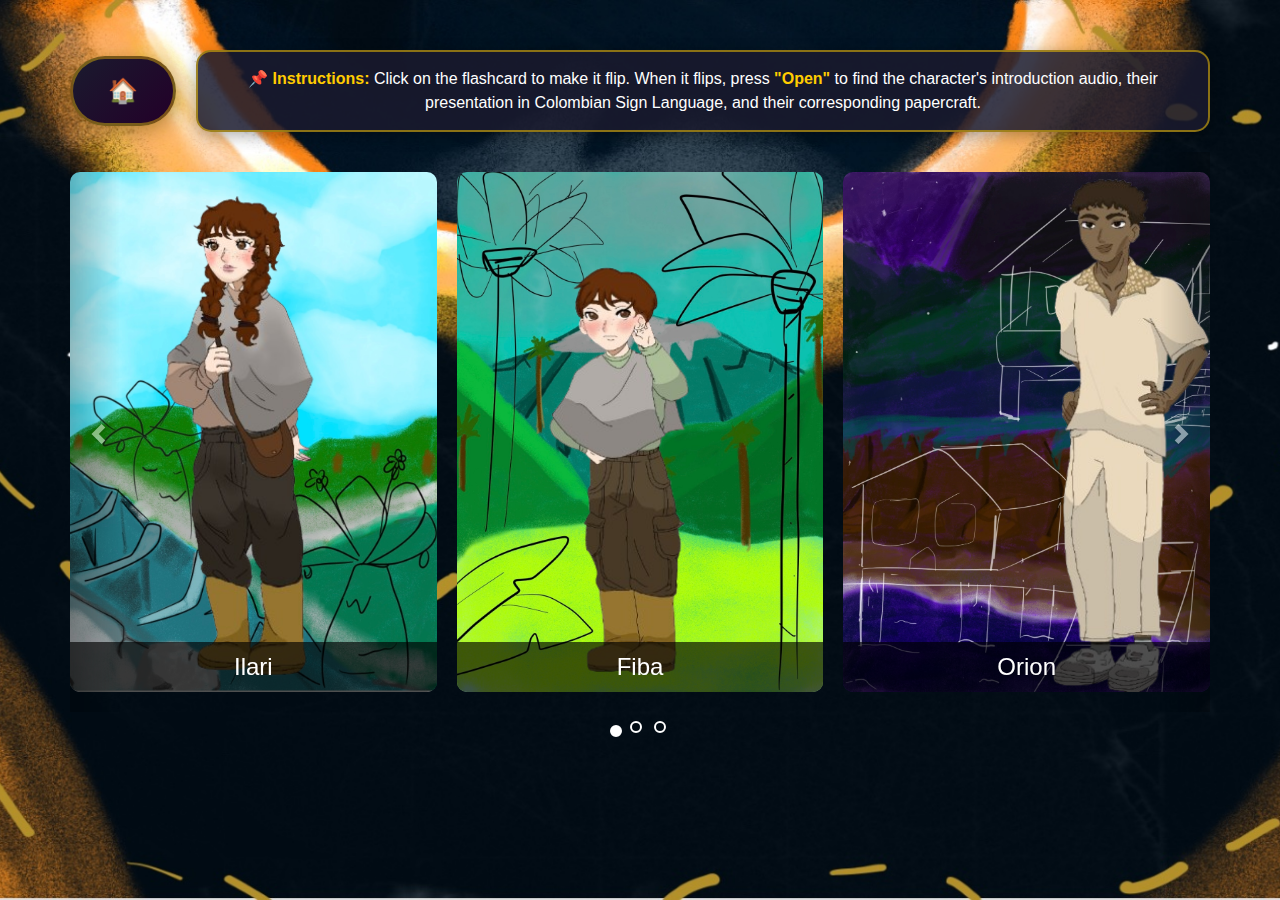
<file: flashcards_english.html>
<!DOCTYPE html>
<html lang="en">

<head>
    <meta charset="utf-8" />
    <meta name="viewport" content="width=device-width,initial-scale=1" />
    <title>Flashcards</title>

    <!-- Bootstrap 3 CSS -->
    <link rel="stylesheet" href="https://maxcdn.bootstrapcdn.com/bootstrap/3.3.7/css/bootstrap.min.css">
    <!-- Custom styles -->
    <link rel="stylesheet" href="flashcards_styles.css">
</head>

<body>
    <div class="container">

        <!-- Header with home button and instructions -->
        <div class="header-container" style="display: flex; justify-content: space-between; align-items: center; margin: 20px 0; gap: 20px;">
            <!-- Home button on the left -->
            <div style="flex-shrink: 0;">
                <a href="index.html" class="back-to-home">
                    <span class="home-icon">🏠</span>
                </a>
            </div>
            
            <!-- Instructions on the right -->
            <div class="instructions-box" style="flex: 1; background: rgba(26, 26, 46, 0.85); padding: 15px 25px; border-radius: 15px; border: 2px solid rgba(255, 204, 0, 0.5); box-shadow: 0 4px 15px rgba(0, 0, 0, 0.3);">
                <p style="margin: 0; color: #ffffff; font-size: 16px; line-height: 1.5; text-align: center;">
                    <strong style="color: #ffcc00;">📌 Instructions:</strong> Click on the flashcard to make it flip. When it flips, press <strong style="color: #ffcc00;">"Open"</strong> to find the character's introduction audio, their presentation in Colombian Sign Language, and their corresponding papercraft.
                </p>
            </div>
        </div>

        <div id="theCarousel" class="carousel slide" data-ride="carousel" data-interval="4000">

            <!-- Indicators -->
            <ol class="carousel-indicators">
                <li data-target="#theCarousel" data-slide-to="0" class="active"></li>
                <li data-target="#theCarousel" data-slide-to="1"></li>
                <li data-target="#theCarousel" data-slide-to="2"></li>
            </ol>

            <!-- Slides -->
            <div class="carousel-inner" role="listbox">

                <!-- SLIDE 1: Ilari, Fiba, Orion -->
                <div class="item active">
                    <div class="cards-wrapper">

                        <!-- FLASHCARD ILARI -->
                        <div class="card card-ilari">
                            <div class="face front">
                                <img src="assets/flashcards/personajes/imgilari.png" alt="Ilari" class="static-img">
                                <video autoplay loop muted class="gif-img">
                                    <source src="assets/flashcards/gifs/vidilari.mp4" type="video/mp4">
                                </video>
                                <h3>Ilari</h3>
                            </div>
                            <div class="face back">
                                <h3>Ilari</h3>
                                <p>
                                    Hello! My name is Ilari, I'm 14 years old and I'm from the coldest region of
                                    Colombia: the Andean region. The meaning of my name in the Inca language is the
                                    first ray of sunlight; it represents the rising light, and in some way, I feel it
                                    also defines me. I like to take the initiative and help others do their best, and
                                    although I don't have a supernatural power, I'm always willing to give it my all no
                                    matter the challenge. Giving up is not in my vocabulary!
                                </p>
                                <div class="circulos-container" id="circulos-ilari">
                                    <button class="circulo" aria-label="Audio"
                                        data-hover-audio="assets/flashcards/audio/audioraudioingles.mp3"></button>
                                    <!-- <button class="circulo" aria-label="Sign Language"
                                        data-hover-audio="assets/flashcards/audio/audiolenguajeingles.mp3"></button> -->
                                    <button class="circulo" aria-label="Papercraft"
                                        data-hover-audio="assets/flashcards/audio/audiopapercraft.mp3"></button>
                                </div>
                                <button class="btn-abrir" data-target="circulos-ilari"
                                    data-hover-audio="assets/flashcards/audio/audioopen.mp3">Open</button>
                            </div>
                        </div>

                        <!-- FLASHCARD FIBA -->
                        <div class="card card-fiba">
                            <div class="face front">
                                <img src="assets/flashcards/personajes/imgfiba.png" alt="Fiba" class="static-img">
                                <video autoplay loop muted class="gif-img">
                                    <source src="assets/flashcards/gifs/vidfiba.mp4" type="video/mp4">
                                </video>
                                <h3>Fiba</h3>
                            </div>
                            <div class="face back">
                                <h3>Fiba</h3>
                                <p>
                                    Um… hello, my name is Fiba, I'm Ilari's brother, I'm 10 years old, and unlike my
                                    sister, I don't talk much, I prefer to observe. I have a supernatural power; I like
                                    to call it the "ear of the sky." Thanks to it, I can hear what others can't
                                    perceive: I sense solar storms before they happen, and sometimes my friends say my
                                    words sound like prophecies. What they don't realize is that I'm always trying to
                                    protect them with my warnings…
                                </p>
                                <div class="circulos-container" id="circulos-fiba">
                                    <button class="circulo" aria-label="Audio"
                                        data-hover-audio="assets/flashcards/audio/audioraudioingles.mp3"></button>
                                    <!-- <button class="circulo" aria-label="Sign Language"
                                        data-hover-audio="assets/flashcards/audio/audiolenguajeingles.mp3"></button> -->
                                    <button class="circulo" aria-label="Papercraft"
                                        data-hover-audio="assets/flashcards/audio/audiopapercraft.mp3"></button>
                                </div>
                                <button class="btn-abrir" data-target="circulos-fiba"
                                    data-hover-audio="assets/flashcards/audio/audioopen.mp3">Open</button>
                            </div>
                        </div>

                        <!-- FLASHCARD ORION -->
                        <div class="card card-orion">
                            <div class="face front">
                                <img src="assets/flashcards/personajes/imgorion.png" alt="Orion" class="static-img">
                                <video autoplay loop muted class="gif-img">
                                    <source src="assets/flashcards/gifs/vidorion.mp4" type="video/mp4">
                                </video>
                                <h3>Orion</h3>
                            </div>
                            <div class="face back">
                                <h3>Orion</h3>
                                <p>
                                    Yes, before you even ask, my name is Orion—just like the constellation that has
                                    guided sailors through the ages, that's who I am. I'm 14 years old and I come from
                                    Colombia's Pacific region. My power is maritime communication: I'm able to connect
                                    with the waves. I listen to them, I respect them, and in return, they obey me as
                                    loyal companions. They help me rescue ships in danger and guide them toward safe
                                    routes. But wait, at night, the reflected starlight strengthens my power. I'm happy
                                    to know that my light not only shows the way, but also carries hope when everything
                                    seems lost.
                                </p>
                                <div class="circulos-container" id="circulos-orion">
                                    <button class="circulo" aria-label="Audio"
                                        data-hover-audio="assets/flashcards/audio/audioraudioingles.mp3"></button>
                                    <!-- <button class="circulo" aria-label="Sign Language"
                                        data-hover-audio="assets/flashcards/audio/audiolenguajeingles.mp3"></button> -->
                                    <button class="circulo" aria-label="Papercraft"
                                        data-hover-audio="assets/flashcards/audio/audiopapercraft.mp3"></button>
                                </div>
                                <button class="btn-abrir" data-target="circulos-orion"
                                    data-hover-audio="assets/flashcards/audio/audioopen.mp3">Open</button>
                            </div>
                        </div>

                    </div>
                </div>

                <!-- SLIDE 2: Nerea, Cassia, Gaia -->
                <div class="item">
                    <div class="cards-wrapper">

                        <!-- FLASHCARD NEREA -->
                        <div class="card card-nerea">
                            <div class="face front">
                                <img src="assets/flashcards/personajes/imgnerea.png" alt="Nerea" class="static-img">
                                <video autoplay loop muted class="gif-img">
                                    <source src="assets/flashcards/gifs/vidnerea.mp4" type="video/mp4">
                                </video>
                                <h3>Nerea</h3>
                            </div>
                            <div class="face back">
                                <h3>Nerea</h3>
                                <p>
                                    Hi, I'm Nerea, I'm 9 years old, and I'm from the Caribbean coast, where the waves
                                    tell stories and the wind carries the oldest secrets. If my name sounds familiar,
                                    it's because it comes from the Nereids, the sea nymphs of Greek mythology. I like to
                                    think we have a lot in common, since, like them, I also share a special bond with
                                    the sea. I can command the sea breezes and winds—with my voice, the air obeys and is
                                    no longer suffocating. The ocean responds to my calm, and when I listen closely, I
                                    feel as if we are one.
                                </p>
                                <div class="circulos-container" id="circulos-nerea">
                                    <button class="circulo" aria-label="Audio"
                                        data-hover-audio="assets/flashcards/audio/audioraudioingles.mp3"></button>
                                    <!-- <button class="circulo" aria-label="Sign Language"
                                        data-hover-audio="assets/flashcards/audio/audiolenguajeingles.mp3"></button> -->
                                    <button class="circulo" aria-label="Papercraft"
                                        data-hover-audio="assets/flashcards/audio/audiopapercraft.mp3"></button>
                                </div>
                                <button class="btn-abrir" data-target="circulos-nerea"
                                    data-hover-audio="assets/flashcards/audio/audioopen.mp3">Open</button>
                            </div>
                        </div>

                        <!-- FLASHCARD CASSIA -->
                        <div class="card card-cassia">
                            <div class="face front">
                                <img src="assets/flashcards/personajes/imgcassia.png" alt="Cassia" class="static-img">
                                <video autoplay loop muted class="gif-img">
                                    <source src="assets/flashcards/gifs/vidcassia.mp4" type="video/mp4">
                                </video>
                                <h3>Cassia</h3>
                            </div>
                            <div class="face back">
                                <h3>Cassia</h3>
                                <p>
                                    The lung of the world is my home, where I have lived in peace with nature for 11
                                    years, contemplating the wonders of my land. The plants allow me to understand the
                                    hidden language of the jungle; they reveal their energy to me and, when I touch
                                    them, I can heal their wounds and help them grow back even stronger. That reminds me
                                    of the origin of my name: a healing plant. I believe my mission in this world is
                                    simple: to protect life in all its forms.
                                </p>
                                <div class="circulos-container" id="circulos-cassia">
                                    <button class="circulo" aria-label="Audio"
                                        data-hover-audio="assets/flashcards/audio/audioraudioingles.mp3"></button>
                                    <!-- <button class="circulo" aria-label="Sign Language"
                                        data-hover-audio="assets/flashcards/audio/audiolenguajeingles.mp3"></button> -->
                                    <button class="circulo" aria-label="Papercraft"
                                        data-hover-audio="assets/flashcards/audio/audiopapercraft.mp3"></button>
                                </div>
                                <button class="btn-abrir" data-target="circulos-cassia"
                                    data-hover-audio="assets/flashcards/audio/audioopen.mp3">Open</button>
                            </div>
                        </div>

                        <!-- FLASHCARD GAIA -->
                        <div class="card card-gaia">
                            <div class="face front">
                                <img src="assets/flashcards/personajes/imggaia.png" alt="Gaia" class="static-img">
                                <video autoplay loop muted class="gif-img">
                                    <source src="assets/flashcards/gifs/vidgaia.mp4" type="video/mp4">
                                </video>
                                <h3>Gaia</h3>
                            </div>
                            <div class="face back">
                                <h3>Gaia</h3>
                                <p>
                                    Hi! I'm Gaia! I come from the Colombian Orinoco region, and I'm 13 years old; my
                                    name is the same as the goddess who personifies the Earth in Greek mythology. What
                                    can I say about myself? I'm a very strong person, I love to compete and to be the
                                    best. But without a doubt, what stands out the most about me is my incredible
                                    ability to talk to animals; I can understand what they feel and help them if
                                    necessary. I know I may sometimes seem serious or even a little boring, but I'm
                                    actually a really kind person, truly!
                                </p>
                                <div class="circulos-container" id="circulos-gaia">
                                    <button class="circulo" aria-label="Audio"
                                        data-hover-audio="assets/flashcards/audio/audioraudioingles.mp3"></button>
                                    <!-- <button class="circulo" aria-label="Sign Language"
                                        data-hover-audio="assets/flashcards/audio/audiolenguajeingles.mp3"></button> -->
                                    <button class="circulo" aria-label="Papercraft"
                                        data-hover-audio="assets/flashcards/audio/audiopapercraft.mp3"></button>
                                </div>
                                <button class="btn-abrir" data-target="circulos-gaia"
                                    data-hover-audio="assets/flashcards/audio/audioopen.mp3">Open</button>
                            </div>
                        </div>

                    </div>
                </div>

                <!-- SLIDE 3: Deneb, Solar Shadow, SOHO -->
                <div class="item">
                    <div class="cards-wrapper">

                        <!-- FLASHCARD DENEB -->
                        <div class="card card-deneb">
                            <div class="face front">
                                <img src="assets/flashcards/personajes/imgdeneb.png" alt="Deneb" class="static-img">
                                <video autoplay loop muted class="gif-img">
                                    <source src="assets/flashcards/gifs/viddeneb.mp4" type="video/mp4">
                                </video>
                                <h3>Deneb</h3>
                            </div>
                            <div class="face back">
                                <h3>Deneb</h3>
                                <p>
                                    Hi, my name is Deneb, I'm 12 years old, and I know you probably don't know this, but
                                    that's also the name of a star in the Cygnus constellation; the brightest one of
                                    all, just like me. Anyway, my power allows me to manipulate electric and magnetic
                                    fields, I'm like a magnet LOL. I can also turn the TV on and off with my mind, and
                                    every now and then I mess with radio and GPS signals. What can I say? I'm amazing.
                                </p>
                                <div class="circulos-container" id="circulos-deneb">
                                    <button class="circulo" aria-label="Audio"
                                        data-hover-audio="assets/flashcards/audio/audioraudioingles.mp3"></button>
                                    <!-- <button class="circulo" aria-label="Sign Language"
                                        data-hover-audio="assets/flashcards/audio/audiolenguajeingles.mp3"></button> -->
                                    <button class="circulo" aria-label="Papercraft"
                                        data-hover-audio="assets/flashcards/audio/audiopapercraft.mp3"></button>
                                </div>
                                <button class="btn-abrir" data-target="circulos-deneb"
                                    data-hover-audio="assets/flashcards/audio/audioopen.mp3">Open</button>
                            </div>
                        </div>

                        <!-- FLASHCARD SOLAR SHADOW -->
                        <div class="card card-sombra">
                            <div class="face front">
                                <img src="assets/flashcards/personajes/imgsombrasolar.png" alt="Solar Shadow"
                                    class="static-img">
                                <video autoplay loop muted class="gif-img">
                                    <source src="assets/flashcards/gifs/vidsombrasolar.mp4" type="video/mp4">
                                </video>
                                <h3>Solar Shadow</h3>
                            </div>
                            <div class="face back">
                                <h3>Solar Shadow</h3>
                                <p>
                                    I am the Solar Shadow. Many see me as a threat because I was born from the Sun's
                                    imbalance. They say I'm dark, mysterious, and evil; I unleash solar storms and
                                    disturbances in space weather wherever I go. But what no one notices is that I'm not
                                    truly evil, I'm just wounded. I know my power can bring chaos and fear, but deep
                                    down, all I really want is to be heard and understood.
                                </p>
                                <div class="circulos-container" id="circulos-sombra">
                                    <button class="circulo" aria-label="Audio"
                                        data-hover-audio="assets/flashcards/audio/audioraudioingles.mp3"></button>
                                    <!-- <button class="circulo" aria-label="Sign Language"
                                        data-hover-audio="assets/flashcards/audio/audiolenguajeingles.mp3"></button> -->
                                    <button class="circulo" aria-label="Papercraft"
                                        data-hover-audio="assets/flashcards/audio/audiopapercraft.mp3"></button>
                                </div>
                                <button class="btn-abrir" data-target="circulos-sombra"
                                    data-hover-audio="assets/flashcards/audio/audioopen.mp3">Open</button>
                            </div>
                        </div>

                        <!-- FLASHCARD SOHO -->
                        <div class="card card-soho">
                            <div class="face front">
                                <img src="assets/flashcards/personajes/imgsoho.png" alt="SOHO" class="static-img">
                                <video autoplay loop muted class="gif-img">
                                    <source src="assets/flashcards/gifs/vidsoho.mp4" type="video/mp4">
                                </video>
                                <h3>SOHO</h3>
                            </div>
                            <div class="face back">
                                <h3>SOHO</h3>
                                <p>
                                    My name is SOHO, and in case you're wondering, those are the initials for the Solar
                                    and Heliospheric Observatory. I am in charge of tirelessly watching the Sun from
                                    space. My creators thought I would only live for two years, but more than 30 have
                                    passed, and I remain steadfast in my mission: to inform Earth about solar activity
                                    so its people can be prepared if danger arises. There's nothing to worry about, SOHO
                                    can see it all.
                                </p>
                                <div class="circulos-container" id="circulos-soho">
                                    <button class="circulo" aria-label="Audio"
                                        data-hover-audio="assets/flashcards/audio/audioraudioingles.mp3"></button>
                                    <!-- <button class="circulo" aria-label="Sign Language"
                                        data-hover-audio="assets/flashcards/audio/audiolenguajeingles.mp3"></button> -->
                                    <button class="circulo" aria-label="Papercraft"
                                        data-hover-audio="assets/flashcards/audio/audiopapercraft.mp3"></button>
                                </div>
                                <button class="btn-abrir" data-target="circulos-soho"
                                    data-hover-audio="assets/flashcards/audio/audioopen.mp3">Open</button>
                            </div>
                        </div>

                    </div>
                </div>

            </div>

            <!-- Controls -->
            <a class="left carousel-control" href="#theCarousel" role="button" data-slide="prev">
                <span class="glyphicon glyphicon-chevron-left" aria-hidden="true"></span>
                <span class="sr-only">Previous</span>
            </a>
            <a class="right carousel-control" href="#theCarousel" role="button" data-slide="next">
                <span class="glyphicon glyphicon-chevron-right" aria-hidden="true"></span>
                <span class="sr-only">Next</span>
            </a>
        </div>
    </div>

    <!-- Modal for Sign Language (COMMENTED) -->
    <!-- 
    <div id="modalLenguaje" class="modal-lsenas">
        <div class="modal-content-lsenas">
            <span class="close-lsenas">&times;</span>
            <h2 id="modalTitle"></h2>
            <div class="video-container-lsenas" id="videoContainerLsenas"></div>
        </div>
    </div>
    -->

    <!-- JS -->
    <script src="https://ajax.googleapis.com/ajax/libs/jquery/3.1.1/jquery.min.js"></script>
    <script src="https://maxcdn.bootstrapcdn.com/bootstrap/3.3.7/js/bootstrap.min.js"></script>

    <script>
        // ========================
        // AUDIO HOVER
        // ========================
        function playHoverAudio(audioPath) {
            if (!audioPath) return;
            try {
                const audio = new Audio(audioPath);
                audio.volume = 0.3;
                audio.currentTime = 0;
                const playPromise = audio.play();
                if (playPromise !== undefined) {
                    playPromise.catch(error => {
                        console.log('Hover audio not available:', audioPath.split('/').pop());
                    });
                }
            } catch (error) {
                console.log('Error playing hover audio:', error);
            }
        }

        document.querySelectorAll('.btn-abrir, .circulo').forEach(btn => {
            btn.addEventListener('mouseenter', function () {
                const audioPath = this.getAttribute('data-hover-audio');
                playHoverAudio(audioPath);
            });
        });

        // ========================
        // Flip cards
        // ========================
        document.querySelectorAll('.card').forEach(card => {
            card.addEventListener('click', function (e) {
                const tag = e.target.tagName.toLowerCase();
                if (tag === 'a' || tag === 'button' || e.target.classList.contains('btn-abrir')) return;
                this.classList.toggle('flip');
            });
        });

        // ========================
        // Carousel configuration
        // ========================
        if (window.innerWidth <= 768) {
            $('#theCarousel').carousel({ interval: false, pause: "hover" });
        } else {
            $('#theCarousel').carousel({ interval: 4000, pause: "hover" });
        }

        $(window).on('resize', function () {
            if (window.innerWidth <= 768) {
                $('#theCarousel').carousel({ interval: false });
            } else {
                $('#theCarousel').carousel({ interval: 4000 });
            }
        });

        // ========================
        // Show/Hide circles
        // ========================
        document.querySelectorAll('.btn-abrir').forEach(btn => {
            btn.addEventListener('click', function (e) {
                e.stopPropagation();
                const targetId = this.getAttribute('data-target');
                const circulos = document.getElementById(targetId);
                if (!circulos) return;
                circulos.classList.toggle('visible');
            });
        });

        // ========================
        // Character audios
        // ========================
        const audiosPersonajes = {
            ilari: "assets/flashcards/descripcion/ilariingles.m4a",
            fiba: "assets/flashcards/descripcion/fibaingles.m4a",
            orion: "assets/flashcards/descripcion/orioningles.m4a",
            nerea: "assets/flashcards/descripcion/nereaingles.m4a",
            cassia: "assets/flashcards/descripcion/cassiaingles.m4a",
            gaia: "assets/flashcards/descripcion/gaiaingles.m4a",
            deneb: "assets/flashcards/descripcion/denebingles.m4a",
            sombra: "assets/flashcards/descripcion/sombraingles.m4a",
            soho: "assets/flashcards/descripcion/sohoingles.m4a"
        };

        // ========================
        // SIGN LANGUAGE VIDEOS (COMMENTED)
        // ========================
        /*
        const videosLenguajeSenas = {
            ilari: "assets/flashcards/lenguajesenas/ilari.mp4",
            fiba: "assets/flashcards/lenguajesenas/fiba.mp4",
            orion: "assets/flashcards/lenguajesenas/orion.mp4",
            nerea: "assets/flashcards/lenguajesenas/nerea.mp4",
            cassia: "assets/flashcards/lenguajesenas/cassia.mp4",
            gaia: "assets/flashcards/lenguajesenas/gaia.mp4",
            deneb: "assets/flashcards/lenguajesenas/deneb.mp4",
            sombra: "assets/flashcards/lenguajesenas/sombra.mp4",
            soho: "assets/flashcards/lenguajesenas/soho.mp4"
        };

        const nombresPersonajes = {
            ilari: "Ilari - Sign Language",
            fiba: "Fiba - Sign Language",
            orion: "Orion - Sign Language",
            nerea: "Nerea - Sign Language",
            cassia: "Cassia - Sign Language",
            gaia: "Gaia - Sign Language",
            deneb: "Deneb - Sign Language",
            sombra: "Solar Shadow - Sign Language",
            soho: "SOHO - Sign Language"
        };
        */

        // ========================
        // OPEN SIGN LANGUAGE MODAL (COMMENTED)
        // ========================
        /*
        function abrirModalLenguaje(personaje) {
            const modal = document.getElementById('modalLenguaje');
            const modalTitle = document.getElementById('modalTitle');
            const videoContainer = document.getElementById('videoContainerLsenas');
            
            modalTitle.textContent = nombresPersonajes[personaje] || personaje;
            
            const videoURL = videosLenguajeSenas[personaje] || '';
            
            videoContainer.innerHTML = '';
            
            // Local MP4 video
            const video = document.createElement('video');
            video.id = 'modalVideo';
            video.controls = true;
            video.style.width = '100%';
            video.style.height = '100%';
            
            const source = document.createElement('source');
            source.src = videoURL;
            source.type = 'video/mp4';
            
            video.appendChild(source);
            video.innerHTML += 'Your browser does not support the video element.';
            videoContainer.appendChild(video);
            
            modal.style.display = 'block';
        }
        */

        // ========================
        // CLOSE MODAL (COMMENTED)
        // ========================
        /*
        const modal = document.getElementById('modalLenguaje');
        const closeBtn = document.querySelector('.close-lsenas');

        function cerrarModal() {
            modal.style.display = 'none';
            const videoContainer = document.getElementById('videoContainerLsenas');
            videoContainer.innerHTML = '';
        }

        closeBtn.onclick = cerrarModal;

        window.onclick = function (event) {
            if (event.target == modal) {
                cerrarModal();
            }
        };

        document.addEventListener('keydown', function (event) {
            if (event.key === 'Escape' && modal.style.display === 'block') {
                cerrarModal();
            }
        });
        */

        // ========================
        // Circle events
        // ========================
        document.querySelectorAll('.circulo').forEach(circulo => {
            circulo.addEventListener('click', function (e) {
                e.stopPropagation();
                const parent = this.closest('.circulos-container');
                const personaje = parent.id.replace('circulos-', '');
                const index = Array.from(this.parentNode.children).indexOf(this);

                switch (index) {
                    case 0: // Character audio
                        const personajeAudio = audiosPersonajes[personaje];
                        if (personajeAudio) {
                            const audio = new Audio(personajeAudio);
                            audio.play().catch(() => console.log(`Audio for ${personaje} not available`));
                        }
                        break;
                    // case 1: // Sign Language (COMMENTED)
                    //     abrirModalLenguaje(personaje);
                    //     break;
                    case 1: // Papercraft (now index 1 instead of 2)
                        window.open(`assets/flashcards/papercraft/papercraft${personaje}.png`, '_blank');
                        break;
                }
            });
        });

        // ========================
        // Reorganization for mobile
        // ========================
        function reorganizeCarouselForMobile() {
            const isMobile = window.innerWidth <= 768;
            const carousel = $('#theCarousel');

            if (isMobile && !carousel.data('mobile-reorganized')) {
                carousel.data('mobile-reorganized', true);
                carousel.carousel('pause');

                const carouselInner = $('.carousel-inner');
                const mobileSlides = `
                <div class="item active">
                    <div class="cards-wrapper">
                        ${$('.card-ilari').first().prop('outerHTML')}
                        ${$('.card-fiba').first().prop('outerHTML')}
                    </div>
                </div>
                <div class="item">
                    <div class="cards-wrapper">
                        ${$('.card-orion').first().prop('outerHTML')}
                        ${$('.card-nerea').first().prop('outerHTML')}
                    </div>
                </div>
                <div class="item">
                    <div class="cards-wrapper">
                        ${$('.card-cassia').first().prop('outerHTML')}
                        ${$('.card-gaia').first().prop('outerHTML')}
                    </div>
                </div>
                <div class="item">
                    <div class="cards-wrapper">
                        ${$('.card-deneb').first().prop('outerHTML')}
                        ${$('.card-sombra').first().prop('outerHTML')}
                    </div>
                </div>
                <div class="item">
                    <div class="cards-wrapper">
                        ${$('.card-soho').first().prop('outerHTML')}
                    </div>
                </div>
            `;

                carouselInner.html(mobileSlides);

                const indicators = $('.carousel-indicators');
                indicators.html(`
                <li data-target="#theCarousel" data-slide-to="0" class="active"></li>
                <li data-target="#theCarousel" data-slide-to="1"></li>
                <li data-target="#theCarousel" data-slide-to="2"></li>
                <li data-target="#theCarousel" data-slide-to="3"></li>
                <li data-target="#theCarousel" data-slide-to="4"></li>
            `);

                carousel.carousel({ interval: false, pause: "hover" });
            } else if (!isMobile && carousel.data('mobile-reorganized')) {
                location.reload();
            }
        }

        $(document).ready(function () {
            setTimeout(reorganizeCarouselForMobile, 100);
        });

        $(window).on('resize', function () {
            clearTimeout(window.resizeTimer);
            window.resizeTimer = setTimeout(reorganizeCarouselForMobile, 250);
        });
    </script>
</body>

</html>
</file>
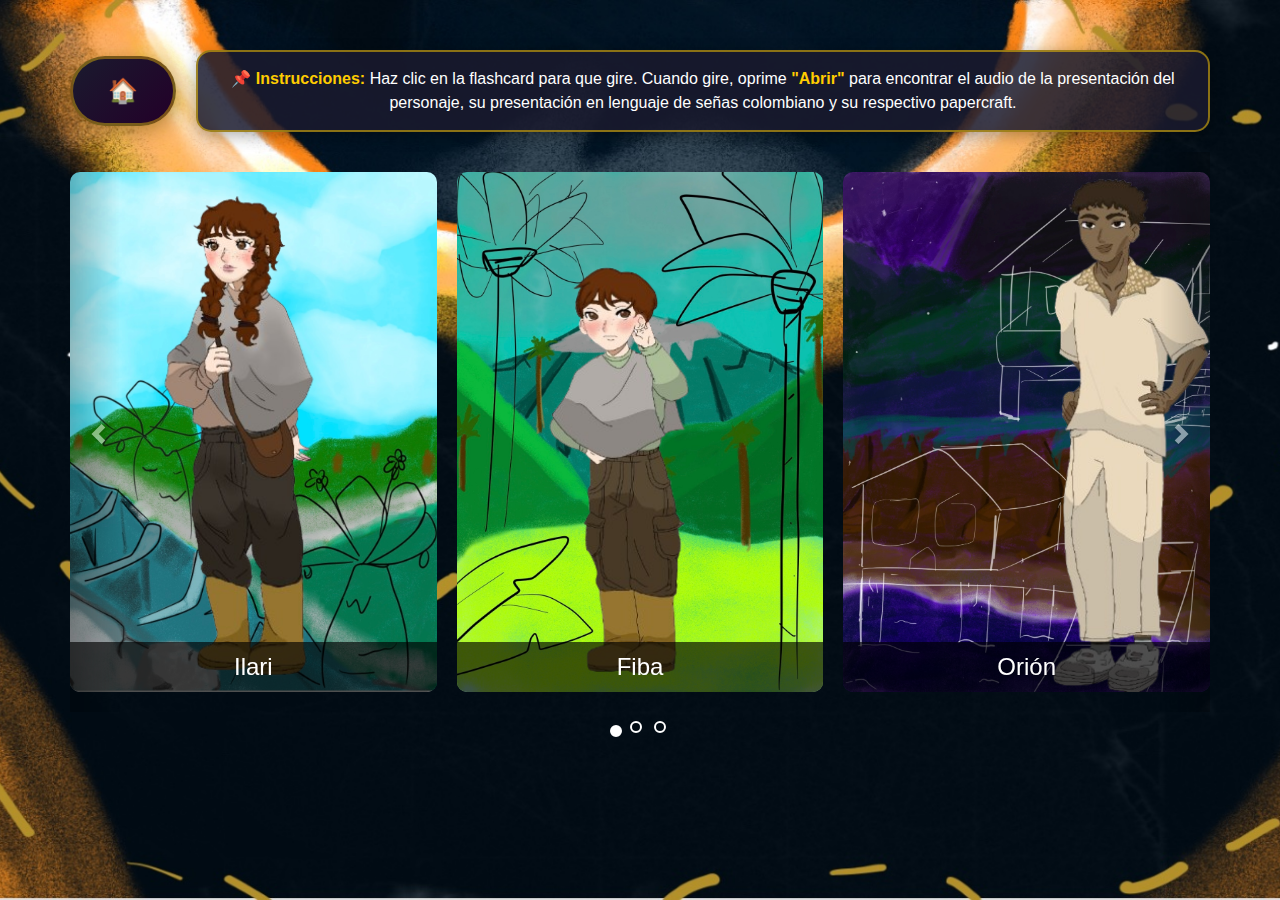
<file: flashcards_spanish.html>
<!DOCTYPE html>
<html lang="es">

<head>
    <meta charset="utf-8" />
    <meta name="viewport" content="width=device-width,initial-scale=1" />
    <title>Flashcards</title>

    <!-- Bootstrap 3 CSS -->
    <link rel="stylesheet" href="https://maxcdn.bootstrapcdn.com/bootstrap/3.3.7/css/bootstrap.min.css">
    <!-- Estilos personalizados -->
    <link rel="stylesheet" href="flashcards_styles.css">
</head>

<body>
    <div class="container">

        <!-- Header con botón de inicio e instrucciones -->
        <div class="header-container" style="display: flex; justify-content: space-between; align-items: center; margin: 20px 0; gap: 20px;">
            <!-- Botón de inicio a la izquierda -->
            <div style="flex-shrink: 0;">
                <a href="index_spanish.html" class="back-to-home">
                    <span class="home-icon">🏠</span>
                </a>
            </div>
            
            <!-- Instrucciones a la derecha -->
            <div class="instructions-box" style="flex: 1; background: rgba(26, 26, 46, 0.85); padding: 15px 25px; border-radius: 15px; border: 2px solid rgba(255, 204, 0, 0.5); box-shadow: 0 4px 15px rgba(0, 0, 0, 0.3);">
                <p style="margin: 0; color: #ffffff; font-size: 16px; line-height: 1.5; text-align: center;">
                    <strong style="color: #ffcc00;">📌 Instrucciones:</strong> Haz clic en la flashcard para que gire. Cuando gire, oprime <strong style="color: #ffcc00;">"Abrir"</strong> para encontrar el audio de la presentación del personaje, su presentación en lenguaje de señas colombiano y su respectivo papercraft.
                </p>
            </div>
        </div>

        <div id="theCarousel" class="carousel slide" data-ride="carousel" data-interval="4000">

            <!-- Indicadores -->
            <ol class="carousel-indicators">
                <li data-target="#theCarousel" data-slide-to="0" class="active"></li>
                <li data-target="#theCarousel" data-slide-to="1"></li>
                <li data-target="#theCarousel" data-slide-to="2"></li>
            </ol>

            <!-- Slides -->
            <div class="carousel-inner" role="listbox">

                <!-- SLIDE 1: Ilari, Fiba, Orion -->
                <div class="item active">
                    <div class="cards-wrapper">

                        <!-- FLASHCARD ILARI -->
                        <div class="card card-ilari">
                            <div class="face front">
                                <img src="assets/flashcards/personajes/imgilari.png" alt="Ilari" class="static-img">
                                <video autoplay loop muted class="gif-img">
                                    <source src="assets/flashcards/gifs/vidilari.mp4" type="video/mp4">
                                </video>
                                <h3>Ilari</h3>
                            </div>
                            <div class="face back">
                                <h3>Ilari</h3>
                                <p>
                                    ¡Hola! Me llamo Ilari, tengo 14 años y soy de la región más fría de Colombia: la
                                    Andina; el significado de mi nombre en lengua quechua es primer rayo de sol,
                                    representa la luz
                                    naciente, y de alguna forma siento que también me define a mí, me gusta tomar la
                                    iniciativa y
                                    ayudar a que los demás den lo mejor de sí, y aunque no poseo un poder sobrenatural,
                                    siempre estoy dispuesta
                                    a entregar todo sin importar la prueba, ¡rendirse no está en mi vocabulario!
                                </p>
                                <div class="circulos-container" id="circulos-ilari">
                                    <button class="circulo" aria-label="Audio"
                                        data-hover-audio="assets/flashcards/audio/audioraudio.mp3"></button>
                                    <!-- <button class="circulo" aria-label="Lenguaje de señas"
                                        data-hover-audio="assets/flashcards/audio/audiolsenas.mp3"></button> -->
                                    <button class="circulo" aria-label="Papercraft"
                                        data-hover-audio="assets/flashcards/audio/audiopapercraft.mp3"></button>
                                </div>
                                <button class="btn-abrir" data-target="circulos-ilari"
                                    data-hover-audio="assets/flashcards/audio/audioabrir.mp3">Abrir</button>
                            </div>
                        </div>

                        <!-- FLASHCARD FIBA -->
                        <div class="card card-fiba">
                            <div class="face front">
                                <img src="assets/flashcards/personajes/imgfiba.png" alt="Fiba" class="static-img">
                                <video autoplay loop muted class="gif-img">
                                    <source src="assets/flashcards/gifs/vidfiba.mp4" type="video/mp4">
                                </video>
                                <h3>Fiba</h3>
                            </div>
                            <div class="face back">
                                <h3>Fiba</h3>
                                <p>
                                    Emm... hola, mi nombre es Fiba, soy hermano de Ilari, tengo 10 años y a diferencia
                                    de mi hermana, no hablo mucho, prefiero observar; tengo un poder sobrenatural, me
                                    gusta llamarlo "oído
                                    del cielo", gracias a él puedo escuchar lo que el resto no percibe, noto tormentas
                                    solares antes
                                    de que ocurran, y a veces, mis amigos dicen que mis palabras parecen profecías, lo
                                    que no saben es que
                                    siempre busco protegerlos con mis advertencias...
                                </p>
                                <div class="circulos-container" id="circulos-fiba">
                                    <button class="circulo" aria-label="Audio"
                                        data-hover-audio="assets/flashcards/audio/audioraudio.mp3"></button>
                                    <!-- <button class="circulo" aria-label="Lenguaje de señas"
                                        data-hover-audio="assets/flashcards/audio/audiolsenas.mp3"></button> -->
                                    <button class="circulo" aria-label="Papercraft"
                                        data-hover-audio="assets/flashcards/audio/audiopapercraft.mp3"></button>
                                </div>
                                <button class="btn-abrir" data-target="circulos-fiba"
                                    data-hover-audio="assets/flashcards/audio/audioabrir.mp3">Abrir</button>
                            </div>
                        </div>

                        <!-- FLASHCARD ORIÓN -->
                        <div class="card card-orion">
                            <div class="face front">
                                <img src="assets/flashcards/personajes/imgorion.png" alt="Orión" class="static-img">
                                <video autoplay loop muted class="gif-img">
                                    <source src="assets/flashcards/gifs/vidorion.mp4" type="video/mp4">
                                </video>
                                <h3>Orión</h3>
                            </div>
                            <div class="face back">
                                <h3>Orión</h3>
                                <p>
                                    Si, antes de que te lo preguntes, mi nombre es Orión, como la constelación guía de
                                    los navegantes, ese soy yo; tengo 14 años y provengo del pacífico colombiano, mi
                                    poder es la
                                    comunicación marítima, soy capaz de entenderme con las olas, las escucho, las
                                    respeto, y ellas me
                                    obedecen como fieles compañeras, me ayudan a salvar embarcaciones en peligro y
                                    moverlas hacia rutas
                                    seguras; pero espera, por que de noche soy todavía mas increíble, ya que el reflejo
                                    estelar potencia
                                    mi poder, que puedo decir, soy genial.
                                </p>
                                <div class="circulos-container" id="circulos-orion">
                                    <button class="circulo" aria-label="Audio"
                                        data-hover-audio="assets/flashcards/audio/audioraudio.mp3"></button>
                                    <!-- <button class="circulo" aria-label="Lenguaje de señas"
                                        data-hover-audio="assets/flashcards/audio/audiolsenas.mp3"></button> -->
                                    <button class="circulo" aria-label="Papercraft"
                                        data-hover-audio="assets/flashcards/audio/audiopapercraft.mp3"></button>
                                </div>
                                <button class="btn-abrir" data-target="circulos-orion"
                                    data-hover-audio="assets/flashcards/audio/audioabrir.mp3">Abrir</button>
                            </div>
                        </div>

                    </div>
                </div>

                <!-- SLIDE 2: Nerea, Cassia, Gaia -->
                <div class="item">
                    <div class="cards-wrapper">

                        <!-- FLASHCARD NEREA -->
                        <div class="card card-nerea">
                            <div class="face front">
                                <img src="assets/flashcards/personajes/imgnerea.png" alt="Nerea" class="static-img">
                                <video autoplay loop muted class="gif-img">
                                    <source src="assets/flashcards/gifs/vidnerea.mp4" type="video/mp4">
                                </video>
                                <h3>Nerea</h3>
                            </div>
                            <div class="face back">
                                <h3>Nerea</h3>
                                <p>
                                    Hola, soy Nerea, de la costa caribe, donde las olas narran historias y el viento
                                    lleva consigo los secretos mas antiguos; si te suena conocido mi nombre es porque
                                    viene de las
                                    nereidas, las ninfas marinas de la mitología griega, me gusta pensar que tenemos
                                    mucho en común, ya
                                    que, como ellas, yo también tengo una conexión especial con el mar, puedo manejar
                                    las brisas y los
                                    vientos marinos, con mi voz el aire obedece y dejar de ser sofocante, el mar
                                    responde a mi calma y
                                    cuando lo escucho con atención, siento que somos uno solo.
                                </p>
                                <div class="circulos-container" id="circulos-nerea">
                                    <button class="circulo" aria-label="Audio"
                                        data-hover-audio="assets/flashcards/audio/audioraudio.mp3"></button>
                                    <!-- <button class="circulo" aria-label="Lenguaje de señas"
                                        data-hover-audio="assets/flashcards/audio/audiolsenas.mp3"></button> -->
                                    <button class="circulo" aria-label="Papercraft"
                                        data-hover-audio="assets/flashcards/audio/audiopapercraft.mp3"></button>
                                </div>
                                <button class="btn-abrir" data-target="circulos-nerea"
                                    data-hover-audio="assets/flashcards/audio/audioabrir.mp3">Abrir</button>
                            </div>
                        </div>

                        <!-- FLASHCARD CASSIA -->
                        <div class="card card-cassia">
                            <div class="face front">
                                <img src="assets/flashcards/personajes/imgcassia.png" alt="Cassia" class="static-img">
                                <video autoplay loop muted class="gif-img">
                                    <source src="assets/flashcards/gifs/vidcassia.mp4" type="video/mp4">
                                </video>
                                <h3>Cassia</h3>
                            </div>
                            <div class="face back">
                                <h3>Cassia</h3>
                                <p>
                                    El pulmón del mundo es mi hogar, donde llevo conviviendo en paz con la naturaleza
                                    desde hace 11 años, contemplando las maravillas de mi tierra; las plantas me
                                    permiten entender el
                                    leguaje oculto de la selva, me revelan su energía y cuando las toco, puedo sanar sus
                                    heridas y
                                    ayudarlas a que broten con mas fuerza, eso me recuerda al origen de mi nombre, una
                                    planta curativa; yo
                                    creo que mi misión en el mundo es simple: proteger la vida en cualquiera de sus
                                    formas.
                                </p>
                                <div class="circulos-container" id="circulos-cassia">
                                    <button class="circulo" aria-label="Audio"
                                        data-hover-audio="assets/flashcards/audio/audiosonido.mp3"></button>
                                    <!-- <button class="circulo" aria-label="Lenguaje de señas"
                                        data-hover-audio="assets/flashcards/audio/audiolsenas.mp3"></button> -->
                                    <button class="circulo" aria-label="Papercraft"
                                        data-hover-audio="assets/flashcards/audio/audiopapercraft.mp3"></button>
                                </div>
                                <button class="btn-abrir" data-target="circulos-cassia"
                                    data-hover-audio="assets/flashcards/audio/audioabrir.mp3">Abrir</button>
                            </div>
                        </div>

                        <!-- FLASHCARD GAIA -->
                        <div class="card card-gaia">
                            <div class="face front">
                                <img src="assets/flashcards/personajes/imggaia.png" alt="Gaia" class="static-img">
                                <video autoplay loop muted class="gif-img">
                                    <source src="assets/flashcards/gifs/vidgaia.mp4" type="video/mp4">
                                </video>
                                <h3>Gaia</h3>
                            </div>
                            <div class="face back">
                                <h3>Gaia</h3>
                                <p>
                                    ¡Hola, yo soy Gaia! provengo del Orínoco colombiano y tengo 13 años; que puedo decir
                                    de mí, soy una persona muy fuerte, me encanta competir y ser la mejor, pero
                                    definitivamente, lo que
                                    más resalta en mí, es la increíble habilidad que tengo para hablar con los animales,
                                    puedo entender lo
                                    que sienten, y ayudarlos en caso de ser necesario, sé que a veces puedo parecer
                                    seria o aburrida,
                                    pero soy una persona de lo más amable, ¡de verdad!
                                </p>
                                <div class="circulos-container" id="circulos-gaia">
                                    <button class="circulo" aria-label="Audio"
                                        data-hover-audio="assets/flashcards/audio/audioraudio.mp3"></button>
                                    <!-- <button class="circulo" aria-label="Lenguaje de señas"
                                        data-hover-audio="assets/flashcards/audio/audiolsenas.mp3"></button> -->
                                    <button class="circulo" aria-label="Papercraft"
                                        data-hover-audio="assets/flashcards/audio/audiopapercraft.mp3"></button>
                                </div>
                                <button class="btn-abrir" data-target="circulos-gaia"
                                    data-hover-audio="assets/flashcards/audio/audioabrir.mp3">Abrir</button>
                            </div>
                        </div>

                    </div>
                </div>

                <!-- SLIDE 3: Deneb, Sombra Solar, SOHO -->
                <div class="item">
                    <div class="cards-wrapper">

                        <!-- FLASHCARD DENEB -->
                        <div class="card card-deneb">
                            <div class="face front">
                                <img src="assets/flashcards/personajes/imgdeneb.png" alt="Deneb" class="static-img">
                                <video autoplay loop muted class="gif-img">
                                    <source src="assets/flashcards/gifs/viddeneb.mp4" type="video/mp4">
                                </video>
                                <h3>Deneb</h3>
                            </div>
                            <div class="face back">
                                <h3>Deneb</h3>
                                <p>
                                    Hola, me llamo Deneb, y sé que probablemente no lo sepas, pero ese también es el
                                    nombre de una estrella en la constelación Cisne, la más brillante de todas, como yo;
                                    en fin, mi poder me permite manipular campos eléctricos y magnéticos, ¡soy como un
                                    imán! jaja; además puedo encender y apagar la televisión con mi mente! y de vez en
                                    cuando interfiero con las señales de radio y GPS. que puedo decir, soy increíble.
                                </p>
                                <div class="circulos-container" id="circulos-deneb">
                                    <button class="circulo" aria-label="Audio"
                                        data-hover-audio="assets/flashcards/audio/audioraudio.mp3"></button>
                                    <!-- <button class="circulo" aria-label="Lenguaje de señas"
                                        data-hover-audio="assets/flashcards/audio/audiolsenas.mp3"></button> -->
                                    <button class="circulo" aria-label="Papercraft"
                                        data-hover-audio="assets/flashcards/audio/audiopapercraft.mp3"></button>
                                </div>
                                <button class="btn-abrir" data-target="circulos-deneb"
                                    data-hover-audio="assets/flashcards/audio/audioabrir.mp3">Abrir</button>
                            </div>
                        </div>

                        <!-- FLASHCARD SOMBRA SOLAR -->
                        <div class="card card-sombra">
                            <div class="face front">
                                <img src="assets/flashcards/personajes/imgsombrasolar.png" alt="Sombra Solar"
                                    class="static-img">
                                <video autoplay loop muted class="gif-img">
                                    <source src="assets/flashcards/gifs/vidsombrasolar.mp4" type="video/mp4">
                                </video>
                                <h3>Sombra Solar</h3>
                            </div>
                            <div class="face back">
                                <h3>Sombra Solar</h3>
                                <p>
                                    Soy la sombra solar, muchos me ven como una amenaza porque nací debido al
                                    desequilibrio del sol, dicen que soy oscuro, misterioso y malvado; genero tormentas
                                    solares y problemas
                                    en el clima espacial por donde quiera que pase, pero, lo que nadie nota, es que en
                                    realidad no soy
                                    malo, solo estoy herido, se que mi fuerza puede desatar caos y causar miedo, pero,
                                    en el fondo solo
                                    quiero ser escuchado y comprendido.
                                </p>
                                <div class="circulos-container" id="circulos-sombra">
                                    <button class="circulo" aria-label="Audio"
                                        data-hover-audio="assets/flashcards/audio/audioraudio.mp3"></button>
                                    <!-- <button class="circulo" aria-label="Lenguaje de señas"
                                        data-hover-audio="assets/flashcards/audio/audiolsenas.mp3"></button> -->
                                    <button class="circulo" aria-label="Papercraft"
                                        data-hover-audio="assets/flashcards/audio/audiopapercraft.mp3"></button>
                                </div>
                                <button class="btn-abrir" data-target="circulos-sombra"
                                    data-hover-audio="assets/flashcards/audio/audioabrir.mp3">Abrir</button>
                            </div>
                        </div>

                        <!-- FLASHCARD SOHO -->
                        <div class="card card-soho">
                            <div class="face front">
                                <img src="assets/flashcards/personajes/imgsoho.png" alt="SOHO" class="static-img">
                                <video autoplay loop muted class="gif-img">
                                    <source src="assets/flashcards/gifs/vidsoho.mp4" type="video/mp4">
                                </video>
                                <h3>SOHO</h3>
                            </div>
                            <div class="face back">
                                <h3>SOHO</h3>
                                <p>
                                    Mi nombre es SOHO, si te lo preguntas, esas son las siglas en inglés del El
                                    Observatorio Heliosférico y Solar, soy el encargado de vigilar sin descanso al sol
                                    desde el espacio,
                                    mis creadores pensaron que viviría tan solo dos años, pero ya pasaron más de 30 y me
                                    mantengo firme en
                                    mi misión: informar a la tierra sobre la actividad solar para que esté preparada si
                                    se presenta el
                                    peligro; no hay de qué preocuparse ¡SOHO puede verlo todo!
                                </p>
                                <div class="circulos-container" id="circulos-soho">
                                    <button class="circulo" aria-label="Audio"
                                        data-hover-audio="assets/flashcards/audio/audioraudio.mp3"></button>
                                    <!-- <button class="circulo" aria-label="Lenguaje de señas"
                                        data-hover-audio="assets/flashcards/audio/audiolsenas.mp3"></button> -->
                                    <button class="circulo" aria-label="Papercraft"
                                        data-hover-audio="assets/flashcards/audio/audiopapercraft.mp3"></button>
                                </div>
                                <button class="btn-abrir" data-target="circulos-soho"
                                    data-hover-audio="assets/flashcards/audio/audioabrir.mp3">Abrir</button>
                            </div>
                        </div>

                    </div>
                </div>

            </div>

            <!-- Controles -->
            <a class="left carousel-control" href="#theCarousel" role="button" data-slide="prev">
                <span class="glyphicon glyphicon-chevron-left" aria-hidden="true"></span>
                <span class="sr-only">Anterior</span>
            </a>
            <a class="right carousel-control" href="#theCarousel" role="button" data-slide="next">
                <span class="glyphicon glyphicon-chevron-right" aria-hidden="true"></span>
                <span class="sr-only">Siguiente</span>
            </a>
        </div>
    </div>

    <!-- Modal para Lenguaje de Señas (COMENTADO) -->
    <!-- 
    <div id="modalLenguaje" class="modal-lsenas">
        <div class="modal-content-lsenas">
            <span class="close-lsenas">&times;</span>
            <h2 id="modalTitle"></h2>
            <div class="video-container-lsenas" id="videoContainerLsenas"></div>
        </div>
    </div>
    -->

    <!-- JS -->
    <script src="https://ajax.googleapis.com/ajax/libs/jquery/3.1.1/jquery.min.js"></script>
    <script src="https://maxcdn.bootstrapcdn.com/bootstrap/3.3.7/js/bootstrap.min.js"></script>

    <script>
        // ========================
        // AUDIO HOVER
        // ========================
        function playHoverAudio(audioPath) {
            if (!audioPath) return;
            try {
                const audio = new Audio(audioPath);
                audio.volume = 0.3;
                audio.currentTime = 0;
                const playPromise = audio.play();
                if (playPromise !== undefined) {
                    playPromise.catch(error => {
                        console.log('Audio hover no disponible:', audioPath.split('/').pop());
                    });
                }
            } catch (error) {
                console.log('Error reproduciendo audio hover:', error);
            }
        }

        document.querySelectorAll('.btn-abrir, .circulo').forEach(btn => {
            btn.addEventListener('mouseenter', function () {
                const audioPath = this.getAttribute('data-hover-audio');
                playHoverAudio(audioPath);
            });
        });

        // ========================
        // Flip de tarjetas
        // ========================
        document.querySelectorAll('.card').forEach(card => {
            card.addEventListener('click', function (e) {
                const tag = e.target.tagName.toLowerCase();
                if (tag === 'a' || tag === 'button' || e.target.classList.contains('btn-abrir')) return;
                this.classList.toggle('flip');
            });
        });

        // ========================
        // Configuración del carrusel
        // ========================
        if (window.innerWidth <= 768) {
            $('#theCarousel').carousel({ interval: false, pause: "hover" });
        } else {
            $('#theCarousel').carousel({ interval: 4000, pause: "hover" });
        }

        $(window).on('resize', function () {
            if (window.innerWidth <= 768) {
                $('#theCarousel').carousel({ interval: false });
            } else {
                $('#theCarousel').carousel({ interval: 4000 });
            }
        });

        // ========================
        // Mostrar/Ocultar círculos
        // ========================
        document.querySelectorAll('.btn-abrir').forEach(btn => {
            btn.addEventListener('click', function (e) {
                e.stopPropagation();
                const targetId = this.getAttribute('data-target');
                const circulos = document.getElementById(targetId);
                if (!circulos) return;
                circulos.classList.toggle('visible');
            });
        });

        // ========================
        // Audios de personajes
        // ========================
        const audiosPersonajes = {
            ilari: "assets/flashcards/descripcion/ilariespanol.m4a",
            fiba: "assets/flashcards/descripcion/fibaespanol.m4a",
            orion: "assets/flashcards/descripcion/orionespanol.m4a",
            nerea: "assets/flashcards/descripcion/nereaespanol.m4a",
            cassia: "assets/flashcards/descripcion/cassiaespanol.m4a",
            gaia: "assets/flashcards/descripcion/gaiaespanol.m4a",
            deneb: "assets/flashcards/descripcion/denebespanol.m4a",
            sombra: "assets/flashcards/descripcion/sombraespanol.m4a",
            soho: "assets/flashcards/descripcion/sohoespanol.m4a"
        };

        // ========================
        // VIDEOS DE LENGUAJE DE SEÑAS (COMENTADO)
        // ========================
        /*
        const videosLenguajeSenas = {
            ilari: "assets/flashcards/lenguajesenas/ilari.mp4",
            fiba: "assets/flashcards/lenguajesenas/fiba.mp4",
            orion: "assets/flashcards/lenguajesenas/orion.mp4",
            nerea: "assets/flashcards/lenguajesenas/nerea.mp4",
            cassia: "assets/flashcards/lenguajesenas/cassia.mp4",
            gaia: "assets/flashcards/lenguajesenas/gaia.mp4",
            deneb: "assets/flashcards/lenguajesenas/deneb.mp4",
            sombra: "assets/flashcards/lenguajesenas/sombra.mp4",
            soho: "assets/flashcards/lenguajesenas/soho.mp4"
        };

        const nombresPersonajes = {
            ilari: "Ilari - Lenguaje de Señas",
            fiba: "Fiba - Lenguaje de Señas",
            orion: "Orión - Lenguaje de Señas",
            nerea: "Nerea - Lenguaje de Señas",
            cassia: "Cassia - Lenguaje de Señas",
            gaia: "Gaia - Lenguaje de Señas",
            deneb: "Deneb - Lenguaje de Señas",
            sombra: "Sombra Solar - Lenguaje de Señas",
            soho: "SOHO - Lenguaje de Señas"
        };
        */

        // ========================
        // ABRIR MODAL LENGUAJE DE SEÑAS (COMENTADO)
        // ========================
        /*
        function abrirModalLenguaje(personaje) {
            const modal = document.getElementById('modalLenguaje');
            const modalTitle = document.getElementById('modalTitle');
            const videoContainer = document.getElementById('videoContainerLsenas');
            
            modalTitle.textContent = nombresPersonajes[personaje] || personaje;
            
            const videoURL = videosLenguajeSenas[personaje] || '';
            
            videoContainer.innerHTML = '';
            
            // Video local MP4
            const video = document.createElement('video');
            video.id = 'modalVideo';
            video.controls = true;
            video.style.width = '100%';
            video.style.height = '100%';
            
            const source = document.createElement('source');
            source.src = videoURL;
            source.type = 'video/mp4';
            
            video.appendChild(source);
            video.innerHTML += 'Tu navegador no soporta el elemento de video.';
            videoContainer.appendChild(video);
            
            modal.style.display = 'block';
        }
        */

        // ========================
        // CERRAR MODAL (COMENTADO)
        // ========================
        /*const modal = document.getElementById('modalLenguaje');
        const closeBtn = document.querySelector('.close-lsenas');

        function cerrarModal() {
            modal.style.display = 'none';
            const videoContainer = document.getElementById('videoContainerLsenas');
            videoContainer.innerHTML = '';
        }

        closeBtn.onclick = cerrarModal;

        window.onclick = function (event) {
            if (event.target == modal) {
                cerrarModal();
            }
        };

        document.addEventListener('keydown', function (event) {
            if (event.key === 'Escape' && modal.style.display === 'block') {
                cerrarModal();
            }
        });
        */

        // ========================
        // Eventos de los círculos
        // ========================
        document.querySelectorAll('.circulo').forEach(circulo => {
            circulo.addEventListener('click', function (e) {
                e.stopPropagation();
                const parent = this.closest('.circulos-container');
                const personaje = parent.id.replace('circulos-', '');
                const index = Array.from(this.parentNode.children).indexOf(this);

                switch (index) {
                    case 0: // Audio personaje
                        const personajeAudio = audiosPersonajes[personaje];
                        if (personajeAudio) {
                            const audio = new Audio(personajeAudio);
                            audio.play().catch(() => console.log(`Audio de ${personaje} no disponible`));
                        }
                        break;
                    // case 1: // Lenguaje de señas (COMENTADO)
                    //     abrirModalLenguaje(personaje);
                    //     break;
                    case 1: // Papercraft (ahora es índice 1 en lugar de 2)
                        window.open(`assets/flashcards/papercraft/papercraft${personaje}.png`, '_blank');
                        break;
                }
            });
        });

        // ========================
        // Reorganización para móviles
        // ========================
        function reorganizeCarouselForMobile() {
            const isMobile = window.innerWidth <= 768;
            const carousel = $('#theCarousel');

            if (isMobile && !carousel.data('mobile-reorganized')) {
                carousel.data('mobile-reorganized', true);
                carousel.carousel('pause');

                const carouselInner = $('.carousel-inner');
                const mobileSlides = `
                <div class="item active">
                    <div class="cards-wrapper">
                        ${$('.card-ilari').first().prop('outerHTML')}
                        ${$('.card-fiba').first().prop('outerHTML')}
                    </div>
                </div>
                <div class="item">
                    <div class="cards-wrapper">
                        ${$('.card-orion').first().prop('outerHTML')}
                        ${$('.card-nerea').first().prop('outerHTML')}
                    </div>
                </div>
                <div class="item">
                    <div class="cards-wrapper">
                        ${$('.card-cassia').first().prop('outerHTML')}
                        ${$('.card-gaia').first().prop('outerHTML')}
                    </div>
                </div>
                <div class="item">
                    <div class="cards-wrapper">
                        ${$('.card-deneb').first().prop('outerHTML')}
                        ${$('.card-sombra').first().prop('outerHTML')}
                    </div>
                </div>
                <div class="item">
                    <div class="cards-wrapper">
                        ${$('.card-soho').first().prop('outerHTML')}
                    </div>
                </div>
            `;

                carouselInner.html(mobileSlides);

                const indicators = $('.carousel-indicators');
                indicators.html(`
                <li data-target="#theCarousel" data-slide-to="0" class="active"></li>
                <li data-target="#theCarousel" data-slide-to="1"></li>
                <li data-target="#theCarousel" data-slide-to="2"></li>
                <li data-target="#theCarousel" data-slide-to="3"></li>
                <li data-target="#theCarousel" data-slide-to="4"></li>
            `);

                carousel.carousel({ interval: false, pause: "hover" });
            } else if (!isMobile && carousel.data('mobile-reorganized')) {
                location.reload();
            }
        }

        $(document).ready(function () {
            setTimeout(reorganizeCarouselForMobile, 100);
        });

        $(window).on('resize', function () {
            clearTimeout(window.resizeTimer);
            window.resizeTimer = setTimeout(reorganizeCarouselForMobile, 250);
        });
    </script>
</body>

</html>
</file>
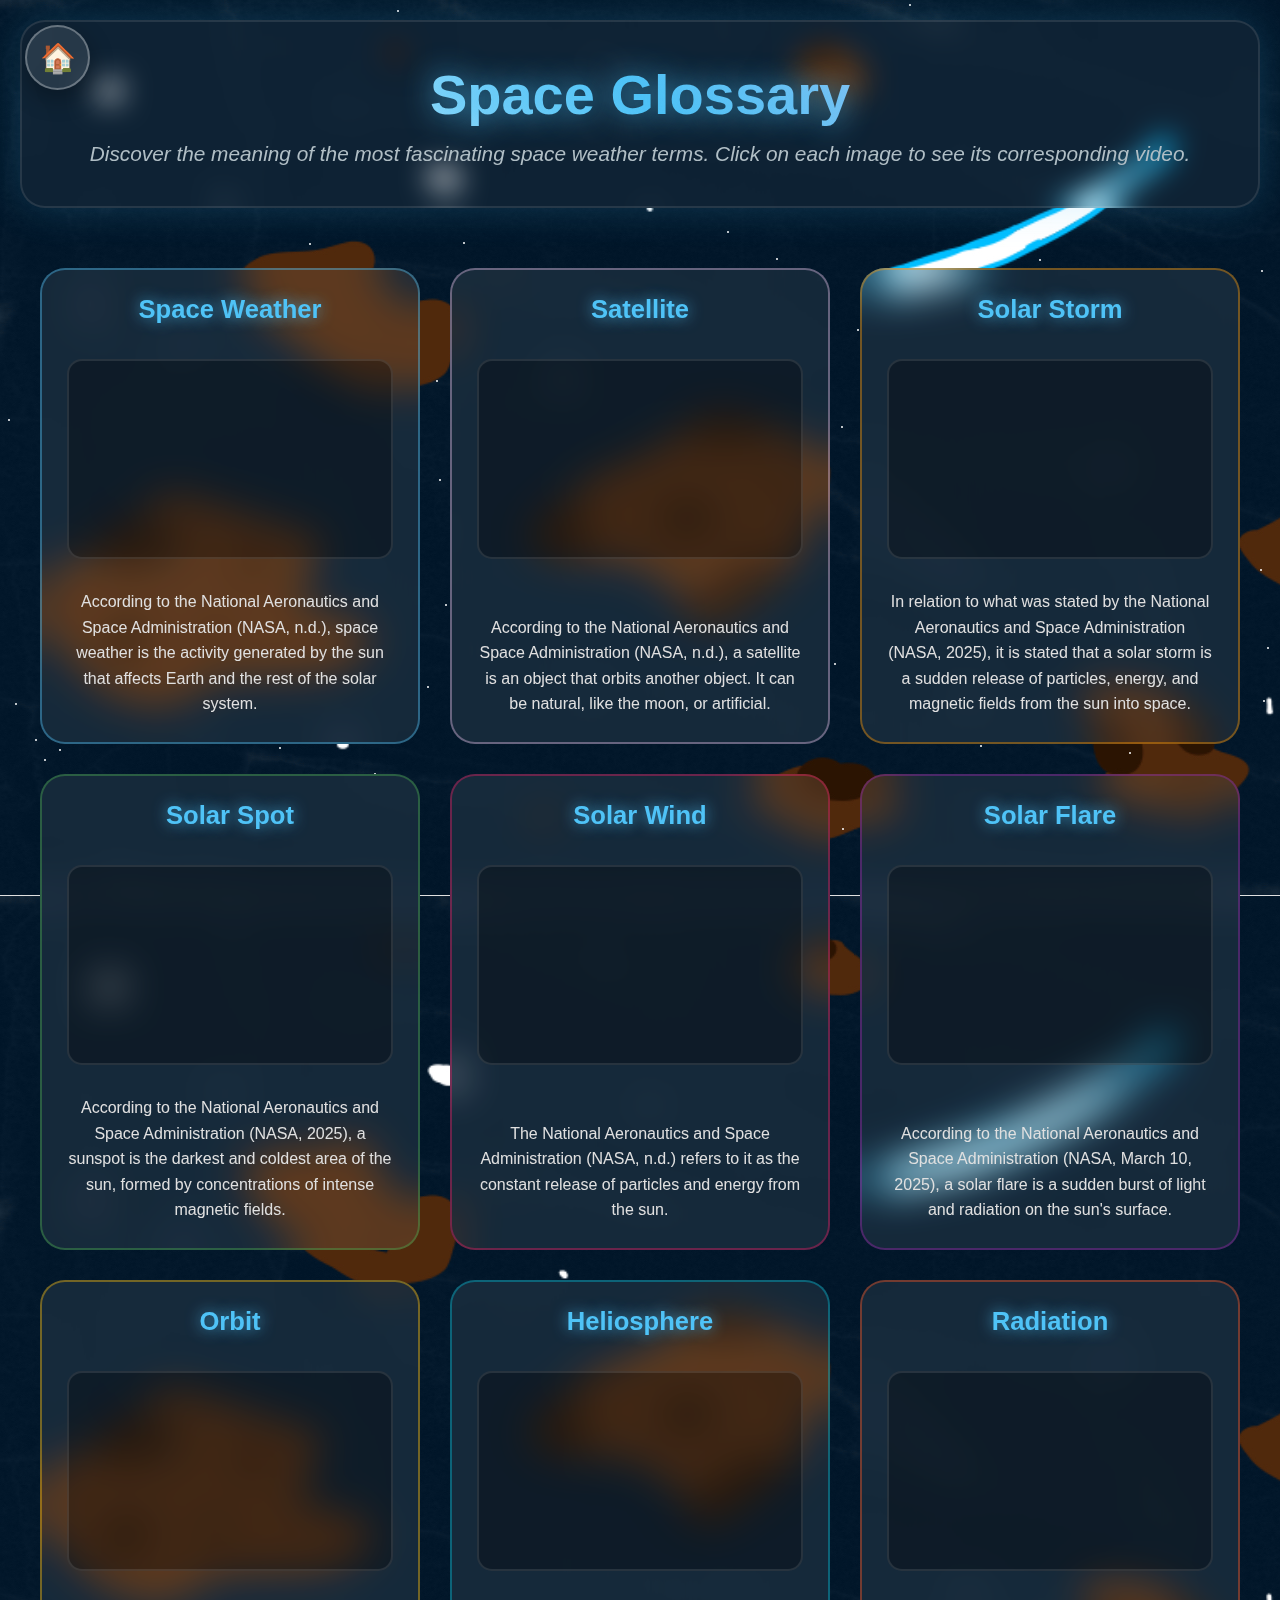
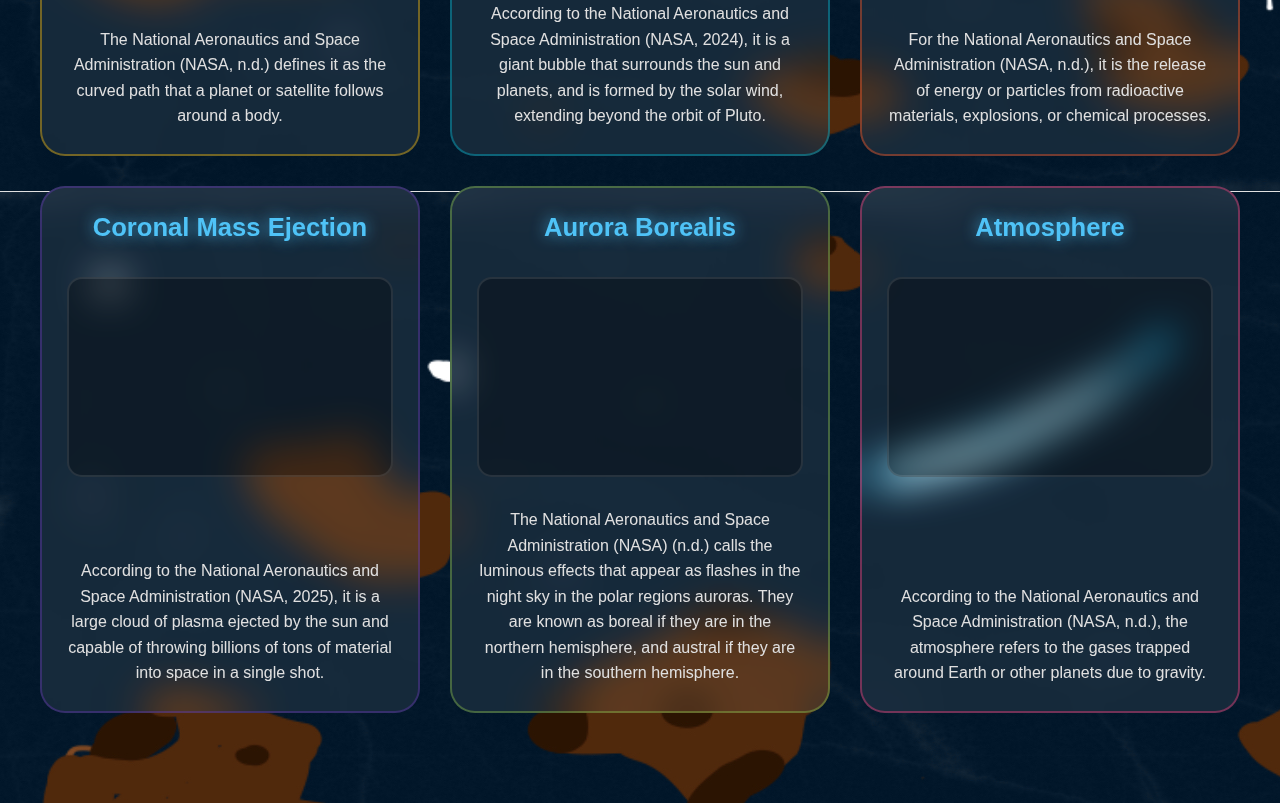
<file: glosario_english.html>
<!DOCTYPE html>
<html lang="en">

<head>
    <meta charset="UTF-8">
    <meta name="viewport" content="width=device-width, initial-scale=1.0">
    <title>Space Glossary</title>
    <link rel="stylesheet" href="glosario_styles.css">
</head>

<body>
    <!-- Fondo de estrellas -->
    <div class="stars" id="starsContainer"></div>

    <!-- Botón de regreso -->
    <a href="index.html" class="back-btn" title="Return to Portal">
        🏠
    </a>

    <!-- Contenedor principal -->
    <div class="container">
        <!-- Header -->
        <div class="header">
            <h1>Space Glossary</h1>
            <p>Discover the meaning of the most fascinating space weather terms. Click on each image to see its
                corresponding video.</p>
        </div>

        <!-- Grid de términos del glosario -->
        <div class="glossary-grid">

            <!-- Término 1 -->
            <div class="term-card">
                <h3 class="term-title">Space Weather</h3>
                <div class="gif-container">
                    <iframe width="100%" height="315"
                        src="https://www.youtube.com/embed/PDJX5a5fnv0?si=v5MZd3gJkrHD8brj"
                        title="YouTube video player - Space Weather" frameborder="0"
                        allow="accelerometer; autoplay; clipboard-write; encrypted-media; gyroscope; picture-in-picture; web-share"
                        referrerpolicy="strict-origin-when-cross-origin" allowfullscreen loading="lazy">
                    </iframe>
                </div>
                <p class="term-definition-preview">According to the National Aeronautics and Space Administration
                    (NASA, n.d.), space weather is the activity generated by the sun that affects Earth and the rest of
                    the solar system.</p>
            </div>

            <!-- Término 2 -->
            <div class="term-card">
                <h3 class="term-title">Satellite</h3>
                <div class="gif-container">
                    <iframe width="560" height="315" src="https://www.youtube.com/embed/-ugqjKh_IFg?si=zSD9QMs5qaS3f7fZ"
                        title="YouTube video player" frameborder="0"
                        allow="accelerometer; autoplay; clipboard-write; encrypted-media; gyroscope; picture-in-picture; web-share"
                        referrerpolicy="strict-origin-when-cross-origin" allowfullscreen></iframe>
                </div>
                <p class="term-definition-preview">According to the National Aeronautics and Space Administration (NASA,
                    n.d.), a satellite is an object that orbits another object. It can be natural, like the moon, or
                    artificial.</p>
            </div>

            <!-- Término 3 -->
            <div class="term-card">
                <h3 class="term-title">Solar Storm</h3>
                <div class="gif-container">
                    <iframe width="100%" height="315"
                        src="https://www.youtube.com/embed/xRCosPRic_E?si=jqAZVGd3RtWTGdg8"
                        title="YouTube video player - Solar Storm" frameborder="0"
                        allow="accelerometer; autoplay; clipboard-write; encrypted-media; gyroscope; picture-in-picture; web-share"
                        referrerpolicy="strict-origin-when-cross-origin" allowfullscreen loading="lazy">
                    </iframe>
                </div>
                <p class="term-definition-preview">In relation to what was stated by the National Aeronautics and Space
                    Administration (NASA, 2025), it is stated that a solar storm is a sudden
                    release of particles, energy, and magnetic fields from the sun into space.</p>
            </div>

            <!-- Término 4 -->
            <div class="term-card">
                <h3 class="term-title">Solar Spot</h3>
                <div class="gif-container">
                    <iframe width="100%" height="315"
                        src="https://www.youtube.com/embed/oQelBENoIA4?si=tDHvC7-NgOZGAJf2"
                        title="YouTube video player - Solar Spot" frameborder="0"
                        allow="accelerometer; autoplay; clipboard-write; encrypted-media; gyroscope; picture-in-picture; web-share"
                        referrerpolicy="strict-origin-when-cross-origin" allowfullscreen loading="lazy">
                    </iframe>
                </div>
                <p class="term-definition-preview">According to the National Aeronautics and Space Administration
                    (NASA, 2025), a sunspot is the darkest and coldest area of the sun, formed by
                    concentrations of intense magnetic fields.</p>
            </div>

            <!-- Término 5 -->
            <div class="term-card">
                <h3 class="term-title">Solar Wind</h3>
                <div class="gif-container">
                    <iframe width="560" height="315" src="https://www.youtube.com/embed/DYz64TyMHjA?si=5EufUi79vRtJohSB"
                        title="YouTube video player" frameborder="0"
                        allow="accelerometer; autoplay; clipboard-write; encrypted-media; gyroscope; picture-in-picture; web-share"
                        referrerpolicy="strict-origin-when-cross-origin" allowfullscreen></iframe>
                </div>
                <p class="term-definition-preview">The National Aeronautics and Space Administration (NASA, n.d.)
                    refers to it as the constant release of particles and energy from the sun.</p>
            </div>

            <!-- Término 6 -->
            <div class="term-card">
                <h3 class="term-title">Solar Flare</h3>
                <div class="gif-container">
                    <iframe width="100%" height="315"
                        src="https://www.youtube.com/embed/09UyLmaDaL8?si=qIZ-u_MGcvweUAJo"
                        title="YouTube video player - Solar Flare" frameborder="0"
                        allow="accelerometer; autoplay; clipboard-write; encrypted-media; gyroscope; picture-in-picture; web-share"
                        referrerpolicy="strict-origin-when-cross-origin" allowfullscreen loading="lazy">
                    </iframe>
                </div>
                <p class="term-definition-preview">According to the National Aeronautics and Space Administration (NASA,
                    March 10, 2025), a solar flare is a sudden burst of light and radiation on the sun's surface.</p>
            </div>

            <!-- Término 7 -->
            <div class="term-card">
                <h3 class="term-title">Orbit</h3>
                <div class="gif-container">
                    <iframe width="100%" height="315"
                        src="https://www.youtube.com/embed/VH3PPUb9thk?si=9EwqynxBib-STn4O"
                        title="YouTube video player - Orbit" frameborder="0"
                        allow="accelerometer; autoplay; clipboard-write; encrypted-media; gyroscope; picture-in-picture; web-share"
                        referrerpolicy="strict-origin-when-cross-origin" allowfullscreen loading="lazy">
                    </iframe>
                </div>
                <p class="term-definition-preview">The National Aeronautics and Space Administration (NASA, n.d.)
                    defines it as the curved path that a planet or satellite follows around a body.</p>
            </div>

            <!-- Término 8 -->
            <div class="term-card">
                <h3 class="term-title">Heliosphere</h3>
                <div class="gif-container">
                    <iframe width="100%" height="315"
                        src="https://www.youtube.com/embed/SfKTJfUetw4?si=KiCsBEoJwvYm9_Ao"
                        title="YouTube video player - Heliosphere" frameborder="0"
                        allow="accelerometer; autoplay; clipboard-write; encrypted-media; gyroscope; picture-in-picture; web-share"
                        referrerpolicy="strict-origin-when-cross-origin" allowfullscreen loading="lazy">
                    </iframe>
                </div>
                <p class="term-definition-preview">According to the National Aeronautics and Space Administration (NASA,
                    2024), it is a giant bubble that surrounds the sun and planets, and is formed
                    by the solar wind, extending beyond the orbit of Pluto.</p>
            </div>

            <!-- Término 9 -->
            <div class="term-card">
                <h3 class="term-title">Radiation</h3>
                <div class="gif-container">
                    <iframe width="560" height="315" src="https://www.youtube.com/embed/IfjHPbvGxOc?si=w59hzzaziYv2z8V2"
                        title="YouTube video player" frameborder="0"
                        allow="accelerometer; autoplay; clipboard-write; encrypted-media; gyroscope; picture-in-picture; web-share"
                        referrerpolicy="strict-origin-when-cross-origin" allowfullscreen></iframe>
                </div>
                <p class="term-definition-preview">For the National Aeronautics and Space Administration (NASA, n.d.),
                    it is the release of energy or particles from radioactive materials, explosions, or chemical
                    processes.</p>
            </div>

            <!-- Término 10 -->
            <div class="term-card">
                <h3 class="term-title">Coronal Mass Ejection</h3>
                <div class="gif-container">
                    <iframe width="100%" height="315"
                        src="https://www.youtube.com/embed/7db0uuklXr8?si=kOIUA1iorS2o2-Xw"
                        title="YouTube video player - Coronal Mass Ejection" frameborder="0"
                        allow="accelerometer; autoplay; clipboard-write; encrypted-media; gyroscope; picture-in-picture; web-share"
                        referrerpolicy="strict-origin-when-cross-origin" allowfullscreen loading="lazy">
                    </iframe>
                </div>
                <p class="term-definition-preview">According to the National Aeronautics and Space Administration (NASA,
                    2025), it is a large cloud of plasma ejected by the sun and capable of
                    throwing billions of tons of material into space in a single shot.</p>
            </div>

            <!-- Término 11 -->
            <div class="term-card">
                <h3 class="term-title">Aurora Borealis</h3>
                <div class="gif-container">
                    <iframe width="100%" height="315"
                        src="https://www.youtube.com/embed/zqIOVNSrioQ?si=J39dZjbOqKZcXMGV"
                        title="YouTube video player - Aurora Borealis" frameborder="0"
                        allow="accelerometer; autoplay; clipboard-write; encrypted-media; gyroscope; picture-in-picture; web-share"
                        referrerpolicy="strict-origin-when-cross-origin" allowfullscreen loading="lazy">
                    </iframe>
                </div>
                <p class="term-definition-preview">The National Aeronautics and Space Administration (NASA) (n.d.)
                    calls the luminous effects that appear as flashes in the night sky in the polar regions auroras.
                    They are known as boreal if they are in the northern hemisphere, and austral if they are in the
                    southern hemisphere.</p>
            </div>

            <!-- Término 12 -->
            <div class="term-card">
                <h3 class="term-title">Atmosphere</h3>
                <div class="gif-container">
                    <iframe width="100%" height="315"
                        src="https://www.youtube.com/embed/44UMf4lcF5I?si=uPpgTGWfITm_gI8u"
                        title="YouTube video player - Atmosphere" frameborder="0"
                        allow="accelerometer; autoplay; clipboard-write; encrypted-media; gyroscope; picture-in-picture; web-share"
                        referrerpolicy="strict-origin-when-cross-origin" allowfullscreen loading="lazy">
                    </iframe>
                </div>
                <p class="term-definition-preview">According to the National Aeronautics and Space Administration (NASA,
                    n.d.), the atmosphere refers to the gases trapped around Earth or other planets due to
                    gravity.</p>
            </div>
        </div>
    </div>

    <script>
        // ===== INICIALIZACIÓN =====
        document.addEventListener('DOMContentLoaded', () => {
            createStars();
        });

        // ===== CREACIÓN DE ESTRELLAS =====
        function createStars() {
            const starsContainer = document.getElementById('starsContainer');
            const numStars = 150;

            for (let i = 0; i < numStars; i++) {
                const star = document.createElement('div');
                star.className = 'star';
                star.style.left = Math.random() * 100 + '%';
                star.style.top = Math.random() * 100 + '%';
                star.style.animationDelay = Math.random() * 3 + 's';
                starsContainer.appendChild(star);
            }
        }
    </script>
</body>

</html>
</file>
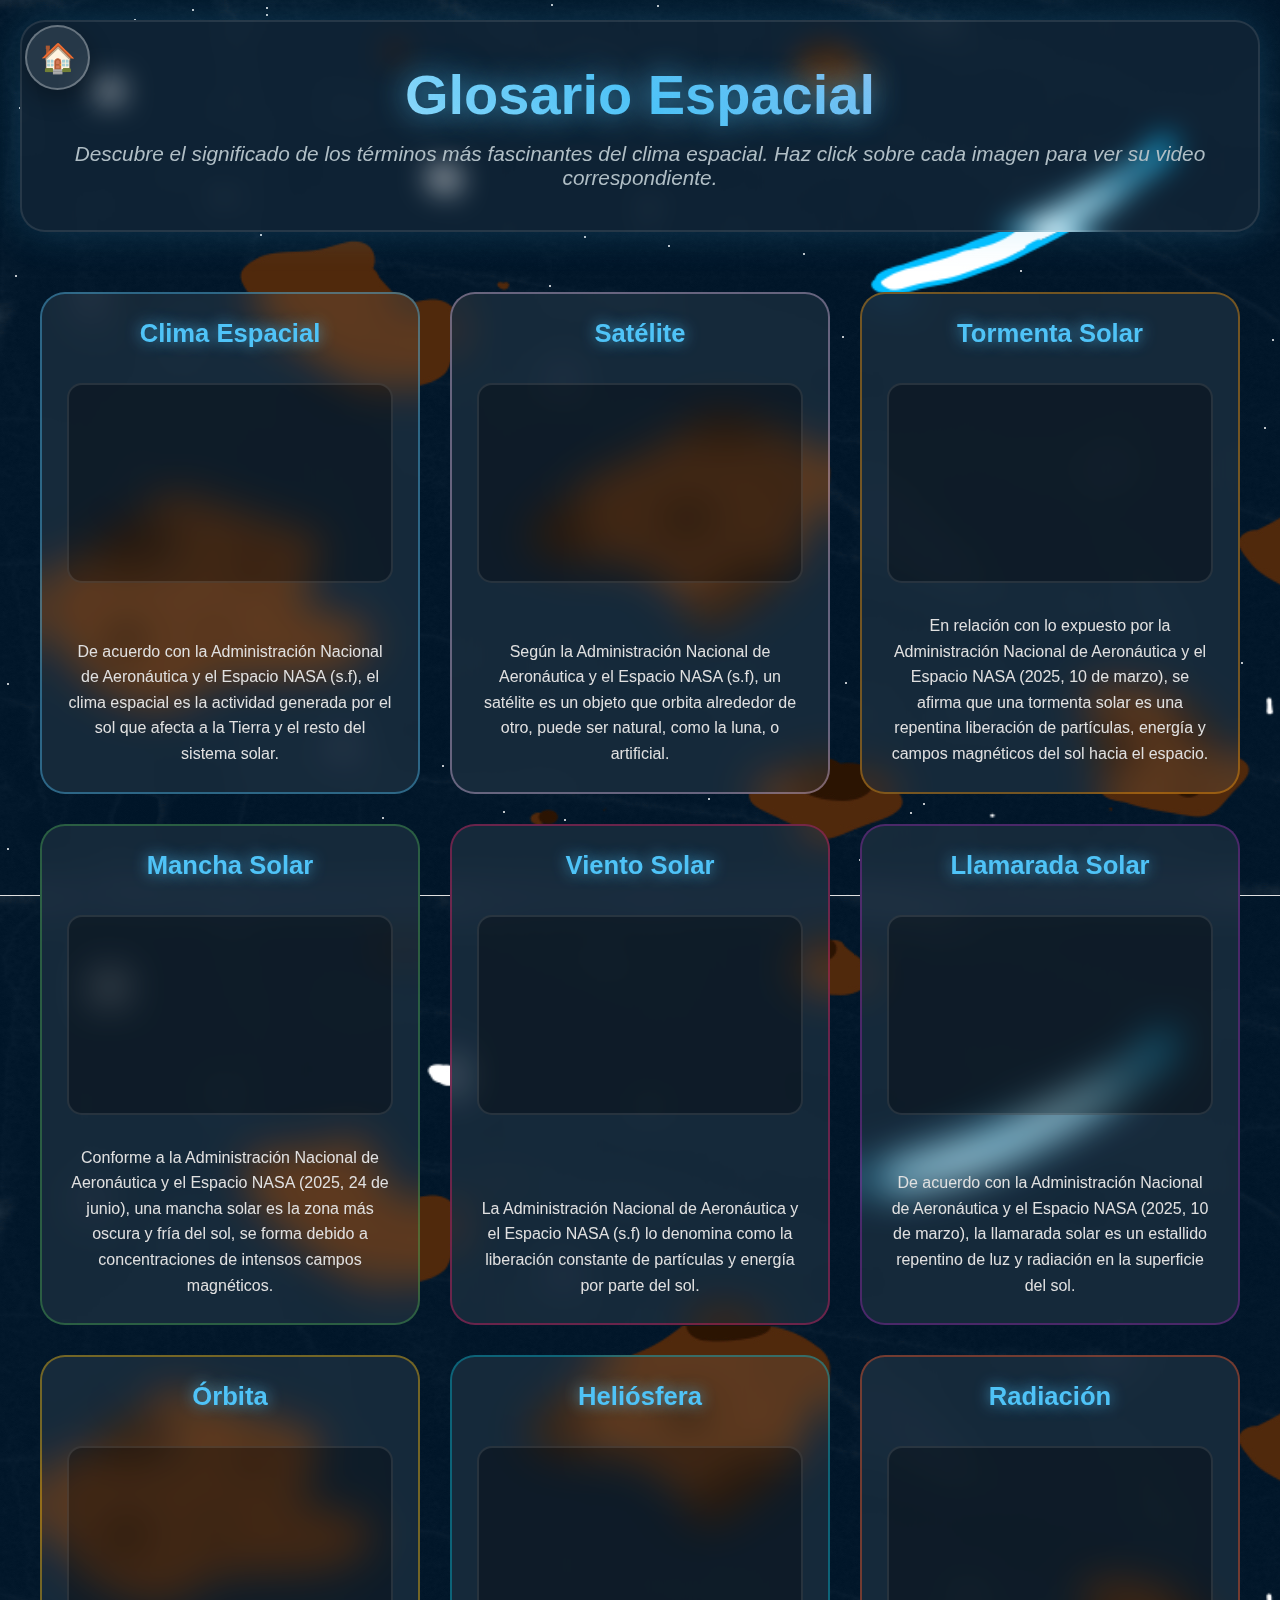
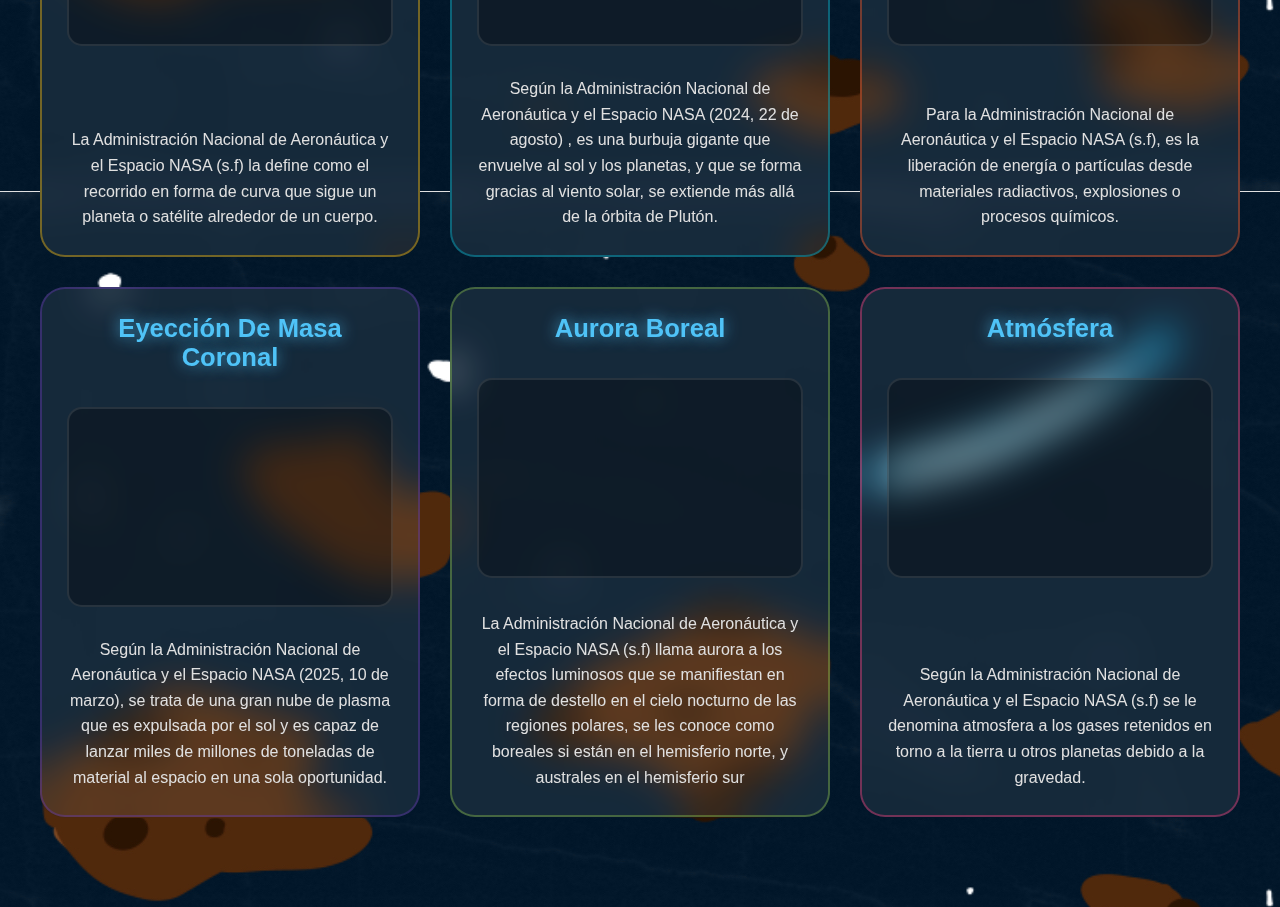
<file: glosario_spanish.html>
<!DOCTYPE html>
<html lang="es">

<head>
    <meta charset="UTF-8">
    <meta name="viewport" content="width=device-width, initial-scale=1.0">
    <title>Glosario Espacial</title>
    <link rel="stylesheet" href="glosario_styles.css">
</head>

<body>
    <!-- Fondo de estrellas -->
    <div class="stars" id="starsContainer"></div>

    <!-- Botón de regreso -->
    <a href="index_spanish.html" class="back-btn" title="Volver al Portal">
        🏠
    </a>

    <!-- Contenedor principal -->
    <div class="container">
        <!-- Header -->
        <div class="header">
            <h1>Glosario Espacial</h1>
            <p>Descubre el significado de los términos más fascinantes del clima espacial.
                Haz click sobre cada imagen para ver su video correspondiente.
            </p>
        </div>

        <!-- Grid de términos del glosario -->
        <div class="glossary-grid">

            <!-- Término 1 -->
            <div class="term-card">
                <h3 class="term-title">Clima Espacial</h3>
                <div class="gif-container">
                    <iframe width="100%" height="315"
                        src="https://www.youtube.com/embed/PDJX5a5fnv0?si=v5MZd3gJkrHD8brj"
                        title="YouTube video player - Clima Espacial" frameborder="0"
                        allow="accelerometer; autoplay; clipboard-write; encrypted-media; gyroscope; picture-in-picture; web-share"
                        referrerpolicy="strict-origin-when-cross-origin" allowfullscreen loading="lazy">
                    </iframe>
                </div>
                <p class="term-definition-preview">
                    De acuerdo con la Administración Nacional de Aeronáutica y el Espacio
                    NASA (s.f), el clima espacial es la actividad generada por el sol que afecta a la Tierra y el resto
                    del sistema solar.
                </p>
            </div>
            <!-- Término 2 -->
            <div class="term-card">
                <h3 class="term-title">Satélite</h3>
                <div class="gif-container">
                    <iframe <iframe width="560" height="315"
                        src="https://www.youtube.com/embed/cqCk6vwurew?si=3mnu4VW3o8W3pU-c" title="YouTube video player"
                        frameborder="0"
                        allow="accelerometer; autoplay; clipboard-write; encrypted-media; gyroscope; picture-in-picture; web-share"
                        referrerpolicy="strict-origin-when-cross-origin" allowfullscreen></iframe>
                    </iframe>
                </div>
                <p class="term-definition-preview">
                    Según la Administración Nacional de Aeronáutica y el Espacio NASA
                    (s.f), un satélite es un objeto que orbita alrededor de otro, puede ser natural, como la luna, o
                    artificial.

                </p>
            </div>

            <!-- Término 3 -->
            <div class="term-card">
                <h3 class="term-title">Tormenta Solar</h3>
                <div class="gif-container">
                    <iframe <iframe width="560" height="315"
                        src="https://www.youtube.com/embed/xRCosPRic_E?si=jqAZVGd3RtWTGdg8" title="YouTube video player"
                        frameborder="0"
                        allow="accelerometer; autoplay; clipboard-write; encrypted-media; gyroscope; picture-in-picture; web-share"
                        referrerpolicy="strict-origin-when-cross-origin" allowfullscreen></iframe></iframe>
                    </iframe>
                </div>
                <p class="term-definition-preview">
                    En relación con lo expuesto por la Administración Nacional de Aeronáutica y el Espacio NASA (2025,
                    10 de marzo), se afirma que una tormenta solar es una repentina liberación de partículas, energía y
                    campos magnéticos del sol hacia el espacio.

                </p>
            </div>

            <!-- Término 4 -->
            <div class="term-card">
                <h3 class="term-title">Mancha Solar</h3>
                <div class="gif-container">
                    <iframe <iframe width="560" height="315"
                        src="https://www.youtube.com/embed/oQelBENoIA4?si=tDHvC7-NgOZGAJf2" title="YouTube video player"
                        frameborder="0"
                        allow="accelerometer; autoplay; clipboard-write; encrypted-media; gyroscope; picture-in-picture; web-share"
                        referrerpolicy="strict-origin-when-cross-origin" allowfullscreen></iframe>
                    </iframe>
                </div>
                <p class="term-definition-preview">
                    Conforme a la Administración Nacional de Aeronáutica y el Espacio NASA (2025, 24 de junio), una
                    mancha solar es la zona más oscura y fría del sol, se forma debido a concentraciones de intensos
                    campos magnéticos.


                </p>
            </div>


            <!-- Término 5 -->
            <div class="term-card">
                <h3 class="term-title">Viento Solar</h3>
                <div class="gif-container">
                    <iframe <iframe width="560" height="315"
                        src="https://www.youtube.com/embed/RwVCmpyhDIQ?si=MNJo8OfcfyJJDYIV" title="YouTube video player"
                        frameborder="0"
                        allow="accelerometer; autoplay; clipboard-write; encrypted-media; gyroscope; picture-in-picture; web-share"
                        referrerpolicy="strict-origin-when-cross-origin" allowfullscreen></iframe>
                    </iframe>
                </div>
                <p class="term-definition-preview">
                    La Administración Nacional de Aeronáutica y el Espacio NASA (s.f) lo denomina como la liberación
                    constante de partículas y energía por parte del sol.

                </p>
            </div>

            <!-- Término 6 -->
            <div class="term-card">
                <h3 class="term-title">Llamarada Solar</h3>
                <div class="gif-container">
                    <iframe <iframe width="560" height="315"
                        src="https://www.youtube.com/embed/09UyLmaDaL8?si=qIZ-u_MGcvweUAJo" title="YouTube video player"
                        frameborder="0"
                        allow="accelerometer; autoplay; clipboard-write; encrypted-media; gyroscope; picture-in-picture; web-share"
                        referrerpolicy="strict-origin-when-cross-origin" allowfullscreen></iframe>
                    </iframe>
                </div>
                <p class="term-definition-preview">
                    De acuerdo con la Administración Nacional de Aeronáutica y el Espacio NASA (2025, 10 de marzo), la
                    llamarada solar es un estallido repentino de luz y radiación en la superficie del sol.
                </p>
            </div>

            <!-- Término 7 -->
            <div class="term-card">
                <h3 class="term-title">Órbita</h3>
                <div class="gif-container">
                    <iframe <iframe width="560" height="315"
                        src="https://www.youtube.com/embed/VH3PPUb9thk?si=9EwqynxBib-STn4O" title="YouTube video player"
                        frameborder="0"
                        allow="accelerometer; autoplay; clipboard-write; encrypted-media; gyroscope; picture-in-picture; web-share"
                        referrerpolicy="strict-origin-when-cross-origin" allowfullscreen></iframe>
                    </iframe>
                </div>
                <p class="term-definition-preview">
                    La Administración Nacional de Aeronáutica y el Espacio NASA (s.f) la define como el recorrido en
                    forma de curva que sigue un planeta o satélite alrededor de un cuerpo.
                </p>
            </div>

            <!-- Término 8 -->
            <div class="term-card">
                <h3 class="term-title">Heliósfera</h3>
                <div class="gif-container">
                    <iframe <iframe width="560" height="315"
                        src="https://www.youtube.com/embed/SfKTJfUetw4?si=KiCsBEoJwvYm9_Ao" title="YouTube video player"
                        frameborder="0"
                        allow="accelerometer; autoplay; clipboard-write; encrypted-media; gyroscope; picture-in-picture; web-share"
                        referrerpolicy="strict-origin-when-cross-origin" allowfullscreen></iframe>
                    </iframe>
                </div>
                <p class="term-definition-preview">
                    Según la Administración Nacional de Aeronáutica y el Espacio NASA (2024, 22 de agosto) , es una
                    burbuja gigante que envuelve al sol y los planetas, y que se forma gracias al viento solar, se
                    extiende más allá de la órbita de Plutón.
                </p>
            </div>

            <!-- Término 9 -->
            <div class="term-card">
                <h3 class="term-title">Radiación</h3>
                <div class="gif-container">
                    <iframe <iframe width="560" height="315"
                        src="https://www.youtube.com/embed/SfKTJfUetw4?si=KiCsBEoJwvYm9_Ao" title="YouTube video player"
                        frameborder="0"
                        allow="accelerometer; autoplay; clipboard-write; encrypted-media; gyroscope; picture-in-picture; web-share"
                        referrerpolicy="strict-origin-when-cross-origin" allowfullscreen></iframe>
                    </iframe>
                </div>
                <p class="term-definition-preview">
                    Para la Administración Nacional de Aeronáutica y el Espacio NASA (s.f), es la liberación de energía
                    o partículas desde materiales radiactivos, explosiones o procesos químicos.
                </p>
            </div>

            <!-- Término 10 -->
            <div class="term-card">
                <h3 class="term-title">Eyección De Masa Coronal</h3>
                <div class="gif-container">
                    <iframe <iframe width="560" height="315"
                        src="https://www.youtube.com/embed/7db0uuklXr8?si=kOIUA1iorS2o2-Xw" title="YouTube video player"
                        frameborder="0"
                        allow="accelerometer; autoplay; clipboard-write; encrypted-media; gyroscope; picture-in-picture; web-share"
                        referrerpolicy="strict-origin-when-cross-origin" allowfullscreen></iframe>
                    </iframe>
                </div>
                <p class="term-definition-preview">
                    Según la Administración Nacional de Aeronáutica y el Espacio NASA (2025, 10 de marzo), se trata de
                    una gran nube de plasma que es expulsada por el sol y es capaz de lanzar miles de millones de
                    toneladas de material al espacio en una sola oportunidad.
                </p>
            </div>

            <!-- Término 11 -->
            <div class="term-card">
                <h3 class="term-title">Aurora Boreal</h3>
                <div class="gif-container">
                    <iframe <iframe width="560" height="315"
                        src="https://www.youtube.com/embed/zqIOVNSrioQ?si=J39dZjbOqKZcXMGV" title="YouTube video player"
                        frameborder="0"
                        allow="accelerometer; autoplay; clipboard-write; encrypted-media; gyroscope; picture-in-picture; web-share"
                        referrerpolicy="strict-origin-when-cross-origin" allowfullscreen></iframe>
                    </iframe>
                </div>
                <p class="term-definition-preview">
                    La Administración Nacional de Aeronáutica y el Espacio NASA (s.f) llama aurora a los efectos
                    luminosos que se manifiestan en forma de destello en el cielo nocturno de las regiones polares, se
                    les conoce como boreales si están en el hemisferio norte, y australes en el hemisferio sur
                </p>
            </div>

            <!-- Término 12 -->
            <div class="term-card">
                <h3 class="term-title">Atmósfera</h3>
                <div class="gif-container">
                    <iframe <iframe width="560" height="315"
                        src="https://www.youtube.com/embed/44UMf4lcF5I?si=uPpgTGWfITm_gI8u" title="YouTube video player"
                        frameborder="0"
                        allow="accelerometer; autoplay; clipboard-write; encrypted-media; gyroscope; picture-in-picture; web-share"
                        referrerpolicy="strict-origin-when-cross-origin" allowfullscreen></iframe>
                    </iframe>
                </div>
                <p class="term-definition-preview">
                    Según la Administración Nacional de Aeronáutica y el Espacio NASA (s.f) se le denomina atmosfera a
                    los gases retenidos en torno a la tierra u otros planetas debido a la gravedad.
                </p>
            </div>
        </div>
    </div>

    <script>
        // ===== INICIALIZACIÓN =====
        document.addEventListener('DOMContentLoaded', () => {
            createStars();
            setupGifHandling();
        });

        // ===== CREACIÓN DE ESTRELLAS =====
        function createStars() {
            const starsContainer = document.getElementById('starsContainer');
            const numStars = 150;

            for (let i = 0; i < numStars; i++) {
                const star = document.createElement('div');
                star.className = 'star';
                star.style.left = Math.random() * 100 + '%';
                star.style.top = Math.random() * 100 + '%';
                star.style.animationDelay = Math.random() * 3 + 's';
                starsContainer.appendChild(star);
            }
        }

        // ===== MANEJO DE GIFs =====
        function setupGifHandling() {
            const gifs = document.querySelectorAll('.term-gif');

            gifs.forEach(gif => {
                const container = gif.closest('.gif-container');
                const placeholder = container.querySelector('.gif-placeholder');

                if (!placeholder) return;

                gif.onload = function () {
                    gif.style.display = 'block';
                    placeholder.style.display = 'none';
                };

                gif.onerror = function () {
                    gif.style.display = 'none';
                    placeholder.style.display = 'flex';
                };

                // Verificar si ya está cargado
                if (gif.complete) {
                    if (gif.naturalWidth > 0) {
                        gif.style.display = 'block';
                        placeholder.style.display = 'none';
                    } else {
                        gif.style.display = 'none';
                        placeholder.style.display = 'flex';
                    }
                }
            });
        }
    </script>
</body>

</html>
</file>
<file: flashcards_styles.css>
/* ===========================
   ESTILOS GENERALES Y FONDO
   =========================== */
body {
    background: url("assets/flashcards/imgfondo.jpeg") center/cover no-repeat;
    padding: 30px;
    color: #fff;
    min-height: 100vh;
    position: relative;
    font-family: "Comic Sans", sans-serif;
}

/* ===========================
   CARRUSEL Y LAYOUT
   =========================== */
.carousel {
    margin: 0 auto;
    max-width: 1260px;
}

.carousel-indicators {
    bottom: -40px;
}

.carousel-indicators li {
    width: 12px;
    height: 12px;
    border-radius: 50%;
    border: 2px solid #fff;
    background: transparent;
    margin: 4px;
}

.carousel-indicators .active {
    background: #fff;
    border-color: #fff;
}

.carousel-control.left,
.carousel-control.right {
    width: 50px;
}

.carousel-control .glyphicon {
    font-size: 22px;
    color: #fff;
}

/* Layout de slides */
.carousel-inner .item {
    padding: 20px 0;
}

.cards-wrapper {
    display: flex;
    justify-content: space-between;
    gap: 20px;
}

/* ===========================
   TARJETA (FLASHCARD) GENERAL
   =========================== */
.card {
    position: relative;
    width: 100%;
    max-width: 380px;
    height: 520px;
    margin: 0;
    perspective: 1200px;
    cursor: pointer;
    flex: 1 1 0;
    transform-style: preserve-3d;
}

/* Cada "face" ocupa todo el contenedor */
.card .face {
    position: absolute;
    width: 100%;
    height: 100%;
    backface-visibility: hidden;
    border-radius: 10px;
    overflow: hidden;
    transition: transform .6s;
}

/* Front / back transform para flip */
.card .front {
    transform: rotateY(0deg);
}

.card .back {
    transform: rotateY(180deg);
    background: rgba(3, 35, 54, 0.95);
    padding: 18px;
    display: flex;
    flex-direction: column;
    justify-content: space-between;
    text-align: center;
}

/* Flip */
.card.flip .front {
    transform: rotateY(180deg);
}

.card.flip .back {
    transform: rotateY(360deg);
}

/* ===========================
   MEDIA (IMAGEN / VIDEO) FRONTAL
   =========================== */
/* Imágenes y videos ocupan todo el frente (por debajo del título) */
.card .front img,
.card .front video {
    position: absolute;
    top: 0;
    left: 0;
    width: 100%;
    height: 100%;
    object-fit: cover;
    z-index: 0;
}

/* Técnica static -> gif (ej. Ilari) */
.card .front .static-img {
    display: block;
    z-index: 0;
}

.card .front .gif-img {
    display: none;
    z-index: 0;
}

/* Al pasar el mouse por la tarjeta, swap static -> gif */
.card:hover .front .static-img {
    display: none;
}

.card:hover .front .gif-img {
    display: block;
}

/* ===========================
   TÍTULO FRONTAL (BARRA INFERIOR)
   =========================== */
.card .front h3 {
    position: absolute;
    bottom: 0;
    width: 100%;
    background: rgba(0, 0, 0, 0.65);
    color: #fff;
    padding: 12px;
    text-align: center;
    z-index: 3;
    margin: 0;
    /* Eliminar margen por defecto */
}

/* ===========================
   ESTILOS ESPECIALES POR PERSONAJE
   =========================== */

/* ILARI */
.card-ilari .front {
    background: url("assets/flashcards/frente/imgfrenteilari.jpg") center/cover no-repeat;
}

.card-ilari .back {
    background: linear-gradient(to top, rgba(3, 83, 0, 0.7), rgba(3, 54, 3, 0.95)),
        url("assets/flashcards/trasera/imgtraserailari.jpg") center/cover no-repeat;
    color: #fff;
}

/* FIBA */
.card-fiba .front {
    background: url("assets/flashcards/frente/imgfrentefiba.jpg") center/cover no-repeat;
}

.card-fiba .back {
    background: linear-gradient(to top, rgba(3, 83, 0, 0.7), rgba(3, 54, 3, 0.95)),
        url("assets/flashcards/trasera/imgtraserailari.jpg") center/cover no-repeat;
    color: #fff;
}

/* ORIÓN */
.card-orion .front {
    background: url("assets/flashcards/frente/imgfrenteorion.jpg") center/cover no-repeat;
}

.card-orion .back {
    background: linear-gradient(to top, rgba(20, 20, 80, 0.7), rgba(10, 10, 50, 0.7)),
        url("assets/flashcards/trasera/imgtraseraorion.jpg") center/cover no-repeat;
    color: #fff;
}

/* NEREA */
.card-nerea .front {
    background: url("assets/flashcards/frente/imgfrentenerea.jpeg") center/cover no-repeat;
}

.card-nerea .back {
    background: linear-gradient(to top, rgba(0, 80, 80, 0.7), rgba(0, 60, 60, 0.7)),
        url("assets/flashcards/trasera/imgtraseranerea.jpeg") center/cover no-repeat;
    color: #fff;
}

/* CASSIA */
.card-cassia .front {
    background: url("assets/flashcards/frente/imgfrentecassia.jpeg") center/cover no-repeat;
}

.card-cassia .back {
    background: linear-gradient(to top, rgba(34, 139, 34, 0.6), rgba(0, 100, 0, 0.6)),
        url("assets/flashcards/trasera/imgtraseracassia.jpeg") center/cover no-repeat;
    color: #fff;
}

/* GAIA */
.card-gaia .front {
    background: url("assets/flashcards/frente/imgfrentegaia.jpg") center/cover no-repeat;
}

.card-gaia .back {
    background: linear-gradient(to top, rgba(139, 69, 19, 0.5), rgba(101, 67, 33, 0.5)),
        url("assets/flashcards/trasera/imgtraseragaia.jpg") center/cover no-repeat;
    color: #fff;
}

/* DENEB */
.card-deneb .front {
    background: url("assets/flashcards/frente/imgfrentedeneb.jpeg") center/cover no-repeat;
}

.card-deneb .back {
    background: linear-gradient(to top, rgba(75, 0, 130, 0.6), rgba(25, 25, 112, 0.6)),
        url("assets/flashcards/trasera/imgtraseradeneb.jpeg") center/cover no-repeat;
    color: #fff;
}

/* SOMBRA SOLAR */
.card-sombra .front {
    background: url("assets/flashcards/frente/imgfrentesombrasolar.jpeg") center/cover no-repeat;
    color: #000;
}

.card-sombra .back {
    background: linear-gradient(to top, rgba(128, 0, 0, 0.7), rgba(0, 0, 0, 0.95)),
        url("assets/flashcards/trasera/imgtraserasombrasolar.jpeg") center/cover no-repeat;
    color: #fff;
}

/* PERSONAJE 9 (SOHO) */
.card-soho .front {
    background: url("assets/flashcards/frente/imgfrentesoho.jpeg") center/cover no-repeat;
}

.card-soho .back {
    background: linear-gradient(to top, rgba(128, 0, 128, 0.3), rgba(113, 88, 113, 0.5)),
        url("assets/flashcards/trasera/imgtraserasoho.jpeg") center/cover no-repeat;
    color: #fff;
}

/* ===========================
   CÍRCULOS (BOTONES) - OCULTOS POR DEFECTO
   =========================== */
.circulos-container {
    display: none;
    /* oculto por defecto */
    justify-content: center;
    gap: 10px;
    margin: 15px 0;
}

.circulos-container.visible {
    display: flex;
    /* visible cuando se añade .visible */
}

/* Estilo de los botones-círculo */
.circulo {
    width: 40px;
    height: 40px;
    border-radius: 50%;
    border: 2px solid #ffffff;
    cursor: pointer;
    transition: all 0.3s ease;
    /* Transición suave para hover */
    position: relative;
    overflow: hidden;
}

/* Efectos hover para círculos */
.circulo:hover {
    background-color: #b300b3;
    transform: translateY(-3px) scale(1.05);
    /* Efecto más dramático */
    border-color: #ffcc00;
    box-shadow: 0 5px 15px rgba(179, 0, 179, 0.4);
}

/* Iconos de los círculos */
.circulo:nth-child(1) {
    background: url("assets/flashcards/icons/sonido.png") center/cover no-repeat;
}

.circulo:nth-child(2) {
    background: url("assets/flashcards/icons/papercraft.png") center/cover no-repeat;
}

/* DESCOMENTAR ESTAS LÍNEAS SI ACTIVAS LENGUAJE DE SEÑAS (3 círculos) */
/*
.circulo:nth-child(2) {
    background: url("assets/flashcards/icons/lenguajesenas.png") center/cover no-repeat;
}

.circulo:nth-child(3) {
    background: url("assets/flashcards/icons/papercraft.png") center/cover no-repeat;
}
*/

/* Mantener iconos visibles al hacer hover */
.circulo:hover:nth-child(1) {
    background: #ffffff url("assets/flashcards/icons/sonido.png") center/cover no-repeat;
}

.circulo:hover:nth-child(2) {
    background: #ffffff url("assets/flashcards/icons/papercraft.png") center/cover no-repeat;
}

/* DESCOMENTAR ESTAS LÍNEAS SI ACTIVAS LENGUAJE DE SEÑAS (3 círculos) */
/*
.circulo:hover:nth-child(2) {
    background: #ffffff url("assets/flashcards/icons/lenguajesenas.png") center/cover no-repeat;
}

.circulo:hover:nth-child(3) {
    background: #ffffff url("assets/flashcards/icons/papercraft.png") center/cover no-repeat;
}
*/
/* ===========================
   BOTÓN ABRIR (EN LA BACK)
   =========================== */
.btn-abrir {
    background: #ffcc00;
    color: #000;
    font-weight: bold;
    padding: 10px 20px;
    border-radius: 25px;
    border: none;
    cursor: pointer;
    transition: all 0.3s ease;
    /* Transición suave para hover */
    position: relative;
    overflow: hidden;
}

/* Efectos hover para botón abrir */
.btn-abrir:hover {
    background: #ffaa00;
    transform: translateY(-2px) scale(1.02);
    box-shadow: 0 4px 12px rgba(255, 170, 0, 0.4);
}

/* Efecto de brillo en hover */
.btn-abrir:hover::before {
    content: '';
    position: absolute;
    top: 0;
    left: -100%;
    width: 100%;
    height: 100%;
    background: linear-gradient(90deg, transparent, rgba(255, 255, 255, 0.3), transparent);
    animation: shine 0.6s ease-in-out;
}

@keyframes shine {
    0% {
        left: -100%;
    }

    100% {
        left: 100%;
    }
}

/* ===========================
   ANIMACIONES ADICIONALES
   =========================== */

/* Animación sutil para cuando aparecen los círculos */
.circulos-container.visible .circulo {
    animation: bounceIn 0.4s ease forwards;
}

.circulos-container.visible .circulo:nth-child(1) {
    animation-delay: 0.1s;
}

.circulos-container.visible .circulo:nth-child(2) {
    animation-delay: 0.2s;
}

@keyframes bounceIn {
    0% {
        opacity: 0;
        transform: scale(0.3) translateY(20px);
    }
    50% {
        opacity: 0.8;
        transform: scale(1.1) translateY(-5px);
    }
    100% {
        opacity: 1;
        transform: scale(1) translateY(0);
    }
}

/* Animación para el flip de las cartas */
.card {
    transition: transform 0.1s ease;
}

.card:hover {
    transform: translateY(-5px);
    /* Elevación sutil al hacer hover */
}

/* ===========================
   INDICADORES VISUALES PARA AUDIO
   =========================== */

/* Pulso sutil para elementos con audio hover */
.btn-abrir[data-hover-audio],
.circulo[data-hover-audio] {
    position: relative;
}

.btn-abrir[data-hover-audio]::after,
.circulo[data-hover-audio]::after {
    content: '🔊';
    position: absolute;
    top: -8px;
    right: -8px;
    font-size: 12px;
    opacity: 0.6;
    pointer-events: none;
    transition: opacity 0.3s ease;
}

/* Mostrar indicador más claramente en hover */
.btn-abrir[data-hover-audio]:hover::after,
.circulo[data-hover-audio]:hover::after {
    opacity: 1;
    animation: pulse 1s infinite;
}

@keyframes pulse {

    0%,
    100% {
        transform: scale(1);
        opacity: 0.8;
    }

    50% {
        transform: scale(1.2);
        opacity: 1;
    }
}

/* ===========================
   RESPONSIVE
   =========================== */
@media (max-width: 900px) {
    .cards-wrapper {
        justify-content: center;
    }

    .card {
        max-width: 85%;
    }
}

@media (max-width: 520px) {
    .card {
        max-width: 95%;
        height: 460px;
    }

    .carousel-control.left,
    .carousel-control.right {
        display: none;
    }

    .carousel-indicators {
        bottom: -50px;
    }

    /* Ajustar tamaño de círculos en móvil */
    .circulo {
        width: 35px;
        height: 35px;
    }

    /* Ajustar padding del botón en móvil */
    .btn-abrir {
        padding: 8px 16px;
        font-size: 14px;
    }
}

/* ===========================
   MEJORAS DE ACCESIBILIDAD
   =========================== */

/* Focus visible para navegación con teclado */
.btn-abrir:focus,
.circulo:focus {
    outline: 2px solid #ffcc00;
    outline-offset: 2px;
}

/* Mejorar contraste en modo de alto contraste */
@media (prefers-contrast: high) {
    .card .back {
        background: rgba(0, 0, 0, 0.9) !important;
        border: 2px solid #fff;
    }

    .circulo {
        border: 3px solid #fff;
    }

    .btn-abrir {
        border: 2px solid #000;
    }
}

/* Respetar preferencias de movimiento reducido */
@media (prefers-reduced-motion: reduce) {

    .card .face,
    .circulo,
    .btn-abrir {
        transition: none;
    }

    .card:hover {
        transform: none;
    }

    .circulo:hover {
        transform: none;
    }

    .btn-abrir:hover {
        transform: none;
    }

    /* Animations disabled for reduced motion preference */
    /* No nested @keyframes allowed in CSS */
}

/* ===========================
   OPTIMIZACIÓN PARA MÓVILES - 2 TARJETAS
   =========================== */

@media (max-width: 768px) {
    .cards-wrapper {
        display: flex !important;
        justify-content: center !important;
        gap: 15px !important;
        flex-wrap: nowrap !important;
    }

    .card {
        max-width: 48% !important;
        min-width: 48% !important;
        flex: 0 0 48% !important;
        height: 480px !important;
    }

    /* SOHO solo */
    .item:last-child .card:only-child {
        max-width: 70% !important;
        min-width: 70% !important;
        flex: 0 0 70% !important;
    }
}

@media (max-width: 520px) {
    .card {
        max-width: 47% !important;
        min-width: 47% !important;
        height: 440px !important;
    }

    .item:last-child .card:only-child {
        max-width: 85% !important;
        min-width: 85% !important;
    }
}

/* ===========================
   MODAL LENGUAJE DE SEÑAS
   =========================== */
.modal-lsenas {
    display: none;
    position: fixed;
    z-index: 10000;
    left: 0;
    top: 0;
    width: 100%;
    height: 100%;
    background-color: rgba(0, 0, 0, 0.9);
    animation: fadeIn 0.3s ease;
}

.modal-content-lsenas {
    position: relative;
    margin: 2% auto;
    width: 90%;
    max-width: 1200px;
    height: 90vh;
    background: linear-gradient(135deg, #1a1a2e 0%, #16213e 100%);
    border: 3px solid #ffcc00;
    border-radius: 15px;
    padding: 20px;
    box-shadow: 0 0 30px rgba(255, 204, 0, 0.5);
    display: flex;
    flex-direction: column;
    animation: slideDown 0.4s ease;
}

.modal-content-lsenas h2 {
    color: #ffcc00;
    text-align: center;
    margin-bottom: 15px;
    font-size: 2em;
    text-shadow: 2px 2px 4px rgba(0, 0, 0, 0.5);
    flex-shrink: 0;
}

.close-lsenas {
    position: absolute;
    top: 10px;
    right: 25px;
    color: #ffcc00;
    font-size: 40px;
    font-weight: bold;
    cursor: pointer;
    z-index: 10001;
    transition: all 0.3s ease;
}

.close-lsenas:hover,
.close-lsenas:focus {
    color: #fff;
    transform: scale(1.2);
}

.video-container-lsenas {
    flex: 1;
    width: 100%;
    background-color: #000;
    border-radius: 10px;
    overflow: hidden;
    display: flex;
    align-items: center;
    justify-content: center;
    min-height: 0;
}

.video-container-lsenas iframe,
.video-container-lsenas video {
    width: 100%;
    height: 100%;
    border: none;
    display: block;
}

@keyframes fadeIn {
    from {
        opacity: 0;
    }

    to {
        opacity: 1;
    }
}

@keyframes slideDown {
    from {
        transform: translateY(-50px);
        opacity: 0;
    }

    to {
        transform: translateY(0);
        opacity: 1;
    }
}

/* Responsive para modal */
@media (max-width: 768px) {
    .modal-content-lsenas {
        width: 95%;
        height: 85vh;
        margin: 5% auto;
        padding: 15px;
    }

    .modal-content-lsenas h2 {
        font-size: 1.5em;
        margin-bottom: 10px;
    }

    .close-lsenas {
        font-size: 30px;
        top: 5px;
        right: 15px;
    }
}

/* ===========================
   BOTÓN DE REGRESO MEJORADO
   =========================== */
.back-to-home {
    display: inline-flex;
    align-items: center;
    justify-content: center;
    gap: 12px;
    background: linear-gradient(135deg, #1a1a2e 0%, #230029 100%);
    color: white;
    text-decoration: none;
    padding: 15px 35px;
    border-radius: 50px;
    font-weight: bold;
    font-size: 18px;
    border: 3px solid rgba(255, 204, 0, 0.4);
    box-shadow: 0 5px 20px rgba(0, 0, 0, 0.3),
        0 0 20px rgba(255, 204, 0, 0.2);
    transition: all 0.4s cubic-bezier(0.175, 0.885, 0.32, 1.275);
    position: relative;
    overflow: hidden;
}

.back-to-home::before {
    content: '';
    position: absolute;
    top: 0;
    left: -100%;
    width: 100%;
    height: 100%;
    background: linear-gradient(90deg, transparent, rgba(255, 204, 0, 0.3), transparent);
    transition: left 0.5s ease;
}

.back-to-home:hover::before {
    left: 100%;
}

.back-to-home:hover {
    transform: translateY(-3px) scale(1.05);
    border-color: #ffcc00;
    box-shadow: 0 8px 30px rgba(255, 204, 0, 0.4),
        0 0 40px rgba(255, 204, 0, 0.3);
    color: #ffcc00;
}

.back-to-home .home-icon {
    font-size: 24px;
    transition: transform 0.3s ease;
}

.back-to-home:hover .home-icon {
    transform: rotate(-15deg) scale(1.2);
}

.back-to-home .home-text {
    font-size: 16px;
    letter-spacing: 0.5px;
}

/* Responsive para el botón */
@media (max-width: 768px) {
    .back-to-home {
        padding: 12px 28px;
        font-size: 16px;
    }

    .back-to-home .home-icon {
        font-size: 20px;
    }

    .back-to-home .home-text {
        font-size: 14px;
    }
}

@media (max-width: 520px) {
    .back-to-home {
        padding: 10px 24px;
        font-size: 14px;
    }

    .back-to-home .home-icon {
        font-size: 18px;
    }
}
</file>
<file: glosario_styles.css>
/*
================================================
GLOSARIO ESPACIAL - CSS
================================================
Estilos para el glosario espacial con enlaces a YouTube
Diseño responsivo y efectos espaciales
================================================
*/

/* ================================================
   1. RESET Y CONFIGURACIÓN BASE
   ================================================ */

* {
    margin: 0;
    padding: 0;
    box-sizing: border-box;
}

body {
    font-family: 'Comic Sans', sans-serif;
    background: url('assets/glosario/imgfondoglosario.jpeg');
    min-height: 100vh;
    color: white;
    overflow-x: hidden;
    position: relative;
}

/* ================================================
   2. FONDO DE ESTRELLAS
   ================================================ */

.stars {
    position: fixed;
    top: 0;
    left: 0;
    width: 100%;
    height: 100%;
    pointer-events: none;
    z-index: 1;
}

.star {
    position: absolute;
    width: 2px;
    height: 2px;
    background: white;
    border-radius: 50%;
    animation: twinkle 3s infinite alternate;
}

@keyframes twinkle {
    0% { 
        opacity: 0.3; 
        transform: scale(0.8); 
    }
    100% { 
        opacity: 1; 
        transform: scale(1.2); 
    }
}

/* ================================================
   3. LAYOUT PRINCIPAL
   ================================================ */

.container {
    position: relative;
    z-index: 10;
    max-width: 1400px;
    margin: 0 auto;
    padding: 20px;
}

/* ================================================
   4. HEADER
   ================================================ */

.header {
    text-align: center;
    padding: 40px 20px;
    margin-bottom: 40px;
    background: rgba(255, 255, 255, 0.05);
    border: 2px solid rgba(255, 255, 255, 0.1);
    border-radius: 25px;
    backdrop-filter: blur(15px);
    box-shadow: 0 0 40px rgba(79, 195, 247, 0.2);
    animation: headerFadeIn 1s ease-out;
}

@keyframes headerFadeIn {
    from {
        opacity: 0;
        transform: translateY(-30px);
    }
    to {
        opacity: 1;
        transform: translateY(0);
    }
}

.header h1 {
    font-size: 3.5rem;
    background: linear-gradient(45deg, #fff, #4fc3f7, #e1bee7);
    -webkit-background-clip: text;
    -webkit-text-fill-color: transparent;
    background-clip: text;
    margin-bottom: 15px;
    text-shadow: 0 0 30px rgba(79, 195, 247, 0.8);
    animation: titleGlow 2s ease-in-out infinite alternate;
}

@keyframes titleGlow {
    from { filter: brightness(1); }
    to { filter: brightness(1.2); }
}

.header p {
    font-size: 1.3rem;
    color: #b0bec5;
    font-style: italic;
    margin-top: 10px;
}

/* ================================================
   5. BOTÓN DE REGRESO
   ================================================ */

.back-btn {
    position: fixed;
    top: 25px;
    left: 25px;
    z-index: 100;
    background: rgba(255, 255, 255, 0.1);
    border: 2px solid rgba(255, 255, 255, 0.3);
    border-radius: 50%;
    width: 65px;
    height: 65px;
    display: flex;
    align-items: center;
    justify-content: center;
    color: white;
    text-decoration: none;
    font-size: 1.8rem;
    font-weight: bold;
    backdrop-filter: blur(10px);
    transition: all 0.3s ease;
    box-shadow: 0 8px 25px rgba(0, 0, 0, 0.3);
}

.back-btn:hover {
    background: rgba(79, 195, 247, 0.3);
    border-color: rgba(79, 195, 247, 0.6);
    transform: scale(1.1);
    box-shadow: 0 15px 35px rgba(79, 195, 247, 0.4);
}

/* ================================================
   6. GRID DE TÉRMINOS
   ================================================ */

.glossary-grid {
    display: grid;
    grid-template-columns: repeat(auto-fit, minmax(380px, 1fr));
    gap: 30px;
    margin-bottom: 50px;
    padding: 20px;
}

/* ================================================
   7. TARJETAS DE TÉRMINOS (AHORA SON ENLACES)
   ================================================ */

.term-card {
    background: rgba(255, 255, 255, 0.08);
    border: 2px solid rgba(255, 255, 255, 0.15);
    border-radius: 25px;
    padding: 25px;
    backdrop-filter: blur(20px);
    transition: all 0.4s cubic-bezier(0.175, 0.885, 0.32, 1.275);
    cursor: pointer;
    position: relative;
    overflow: hidden;
    min-height: 400px;
    display: flex;
    flex-direction: column;
    text-decoration: none;
    color: inherit;
}

.term-card::before {
    content: '';
    position: absolute;
    top: 0;
    left: -100%;
    width: 100%;
    height: 100%;
    background: linear-gradient(90deg, transparent, rgba(255, 255, 255, 0.1), transparent);
    transition: left 0.6s ease;
}

.term-card:hover::before {
    left: 100%;
}

.term-card:hover {
    transform: translateY(-15px) scale(1.03);
    box-shadow: 0 25px 50px rgba(79, 195, 247, 0.3);
}

.term-title {
    font-size: 1.6rem;
    font-weight: bold;
    margin-bottom: 20px;
    text-align: center;
    color: #4fc3f7;
    text-shadow: 0 0 15px rgba(79, 195, 247, 0.8);
}

.term-definition-preview {
    font-size: 1rem;
    line-height: 1.6;
    color: #e0e0e0;
    text-align: center;
    margin-top: auto;
    padding-top: 15px;
}

/* ================================================
   8. CONTENEDORES DE GIF
   ================================================ */

.gif-container {
    position: relative;
    width: 100%;
    height: 200px;
    margin: 15px 0;
    border-radius: 15px;
    overflow: hidden;
    background: rgba(0, 0, 0, 0.3);
    border: 2px solid rgba(255, 255, 255, 0.1);
}

/* Agregar después de la clase .gif-container existente */

.gif-container iframe {
    position: absolute;
    top: 0;
    left: 0;
    width: 100%;
    height: 100%;
    border: none;
    border-radius: 13px;
}

/* Opcional: Si quieres que el contenedor se adapte al ratio 16:9 */
.gif-container.video-container {
    height: 0;
    padding-bottom: 56.25%; /* Ratio 16:9 */
    position: relative;
}

/* Responsive para videos */
@media (max-width: 1024px) {
    .gif-container iframe {
        border-radius: 12px;
    }
}

@media (max-width: 768px) {
    .gif-container iframe {
        border-radius: 10px;
    }
}

.term-gif {
    width: 100%;
    height: 100%;
    object-fit: cover;
    display: none;
    transition: opacity 0.3s ease;
}

.gif-placeholder {
    position: absolute;
    top: 0;
    left: 0;
    width: 100%;
    height: 100%;
    display: flex;
    flex-direction: column;
    align-items: center;
    justify-content: center;
    background: linear-gradient(135deg, rgba(79, 195, 247, 0.2), rgba(225, 190, 231, 0.2));
    border-radius: 13px;
}

.gif-placeholder span {
    font-size: 4rem;
    margin-bottom: 10px;
    filter: drop-shadow(0 0 10px rgba(79, 195, 247, 0.5));
    animation: placeholderPulse 2s ease-in-out infinite;
}

@keyframes placeholderPulse {
    0%, 100% { transform: scale(1); }
    50% { transform: scale(1.1); }
}

.gif-placeholder p {
    font-size: 1.1rem;
    color: #4fc3f7;
    font-weight: bold;
    text-shadow: 0 0 10px rgba(79, 195, 247, 0.8);
}

/* Colores específicos para cada término */
.term-card:nth-child(1) { border-color: rgba(79, 195, 247, 0.4); }
.term-card:nth-child(1):hover { border-color: rgba(79, 195, 247, 0.8); }

.term-card:nth-child(2) { border-color: rgba(225, 190, 231, 0.4); }
.term-card:nth-child(2):hover { border-color: rgba(225, 190, 231, 0.8); }

.term-card:nth-child(3) { border-color: rgba(255, 152, 0, 0.4); }
.term-card:nth-child(3):hover { border-color: rgba(255, 152, 0, 0.8); }

.term-card:nth-child(4) { border-color: rgba(76, 175, 80, 0.4); }
.term-card:nth-child(4):hover { border-color: rgba(76, 175, 80, 0.8); }

.term-card:nth-child(5) { border-color: rgba(233, 30, 99, 0.4); }
.term-card:nth-child(5):hover { border-color: rgba(233, 30, 99, 0.8); }

.term-card:nth-child(6) { border-color: rgba(156, 39, 176, 0.4); }
.term-card:nth-child(6):hover { border-color: rgba(156, 39, 176, 0.8); }

.term-card:nth-child(7) { border-color: rgba(255, 193, 7, 0.4); }
.term-card:nth-child(7):hover { border-color: rgba(255, 193, 7, 0.8); }

.term-card:nth-child(8) { border-color: rgba(0, 188, 212, 0.4); }
.term-card:nth-child(8):hover { border-color: rgba(0, 188, 212, 0.8); }

.term-card:nth-child(9) { border-color: rgba(255, 87, 34, 0.4); }
.term-card:nth-child(9):hover { border-color: rgba(255, 87, 34, 0.8); }

.term-card:nth-child(10) { border-color: rgba(103, 58, 183, 0.4); }
.term-card:nth-child(10):hover { border-color: rgba(103, 58, 183, 0.8); }

.term-card:nth-child(11) { border-color: rgba(139, 195, 74, 0.4); }
.term-card:nth-child(11):hover { border-color: rgba(139, 195, 74, 0.8); }

.term-card:nth-child(12) { border-color: rgba(255, 64, 129, 0.4); }
.term-card:nth-child(12):hover { border-color: rgba(255, 64, 129, 0.8); }

/* ================================================
   9. DISEÑO RESPONSIVO
   ================================================ */

/* Tablets */
@media (max-width: 1024px) {
    .header h1 {
        font-size: 2.8rem;
    }
    
    .header p {
        font-size: 1.1rem;
    }
    
    .glossary-grid {
        grid-template-columns: repeat(auto-fit, minmax(320px, 1fr));
        gap: 25px;
    }
    
    .term-card {
        min-height: 350px;
        padding: 20px;
    }
    
    .term-title {
        font-size: 1.4rem;
    }
    
    .gif-container {
        height: 180px;
    }
}

/* Móviles */
@media (max-width: 768px) {
    .container {
        padding: 15px;
    }
    
    .header {
        padding: 30px 20px;
        margin-bottom: 30px;
    }
    
    .header h1 {
        font-size: 2.2rem;
    }
    
    .header p {
        font-size: 1rem;
    }
    
    .back-btn {
        width: 55px;
        height: 55px;
        font-size: 1.5rem;
        top: 20px;
        left: 20px;
    }
    
    .glossary-grid {
        grid-template-columns: 1fr;
        gap: 20px;
        padding: 10px;
    }
    
    .term-card {
        min-height: 320px;
        padding: 18px;
    }
    
    .term-title {
        font-size: 1.3rem;
    }
    
    .gif-container {
        height: 160px;
    }
    
    .gif-placeholder span {
        font-size: 3rem;
    }
}

/* Móviles pequeños */
@media (max-width: 480px) {
    .header h1 {
        font-size: 1.8rem;
    }
    
    .header p {
        font-size: 0.9rem;
    }
    
    .back-btn {
        width: 50px;
        height: 50px;
        font-size: 1.3rem;
    }
    
    .term-card {
        min-height: 280px;
        padding: 15px;
    }
    
    .term-title {
        font-size: 1.1rem;
    }
    
    .gif-container {
        height: 140px;
    }
    
    .gif-placeholder span {
        font-size: 2.5rem;
    }
    
    .gif-placeholder p {
        font-size: 0.9rem;
    }
    
    .term-definition-preview {
        font-size: 0.9rem;
    }
}

/* Accesibilidad */
@media (prefers-reduced-motion: reduce) {
    * {
        animation-duration: 0.01ms !important;
        animation-iteration-count: 1 !important;
        transition-duration: 0.01ms !important;
    }
}

/* Estados de focus para accesibilidad */
.term-card:focus,
.back-btn:focus {
    outline: 3px solid #4fc3f7;
    outline-offset: 2px;
}
/* Scrollbar personalizado para el modal */
.modal-content::-webkit-scrollbar {
    width: 8px;
}

.modal-content::-webkit-scrollbar-track {
    background: rgba(255, 255, 255, 0.1);
    border-radius: 4px;
}

.modal-content::-webkit-scrollbar-thumb {
    background: rgba(79, 195, 247, 0.5);
    border-radius: 4px;
}

.modal-content::-webkit-scrollbar-thumb:hover {
    background: rgba(79, 195, 247, 0.7);
}
</file>
